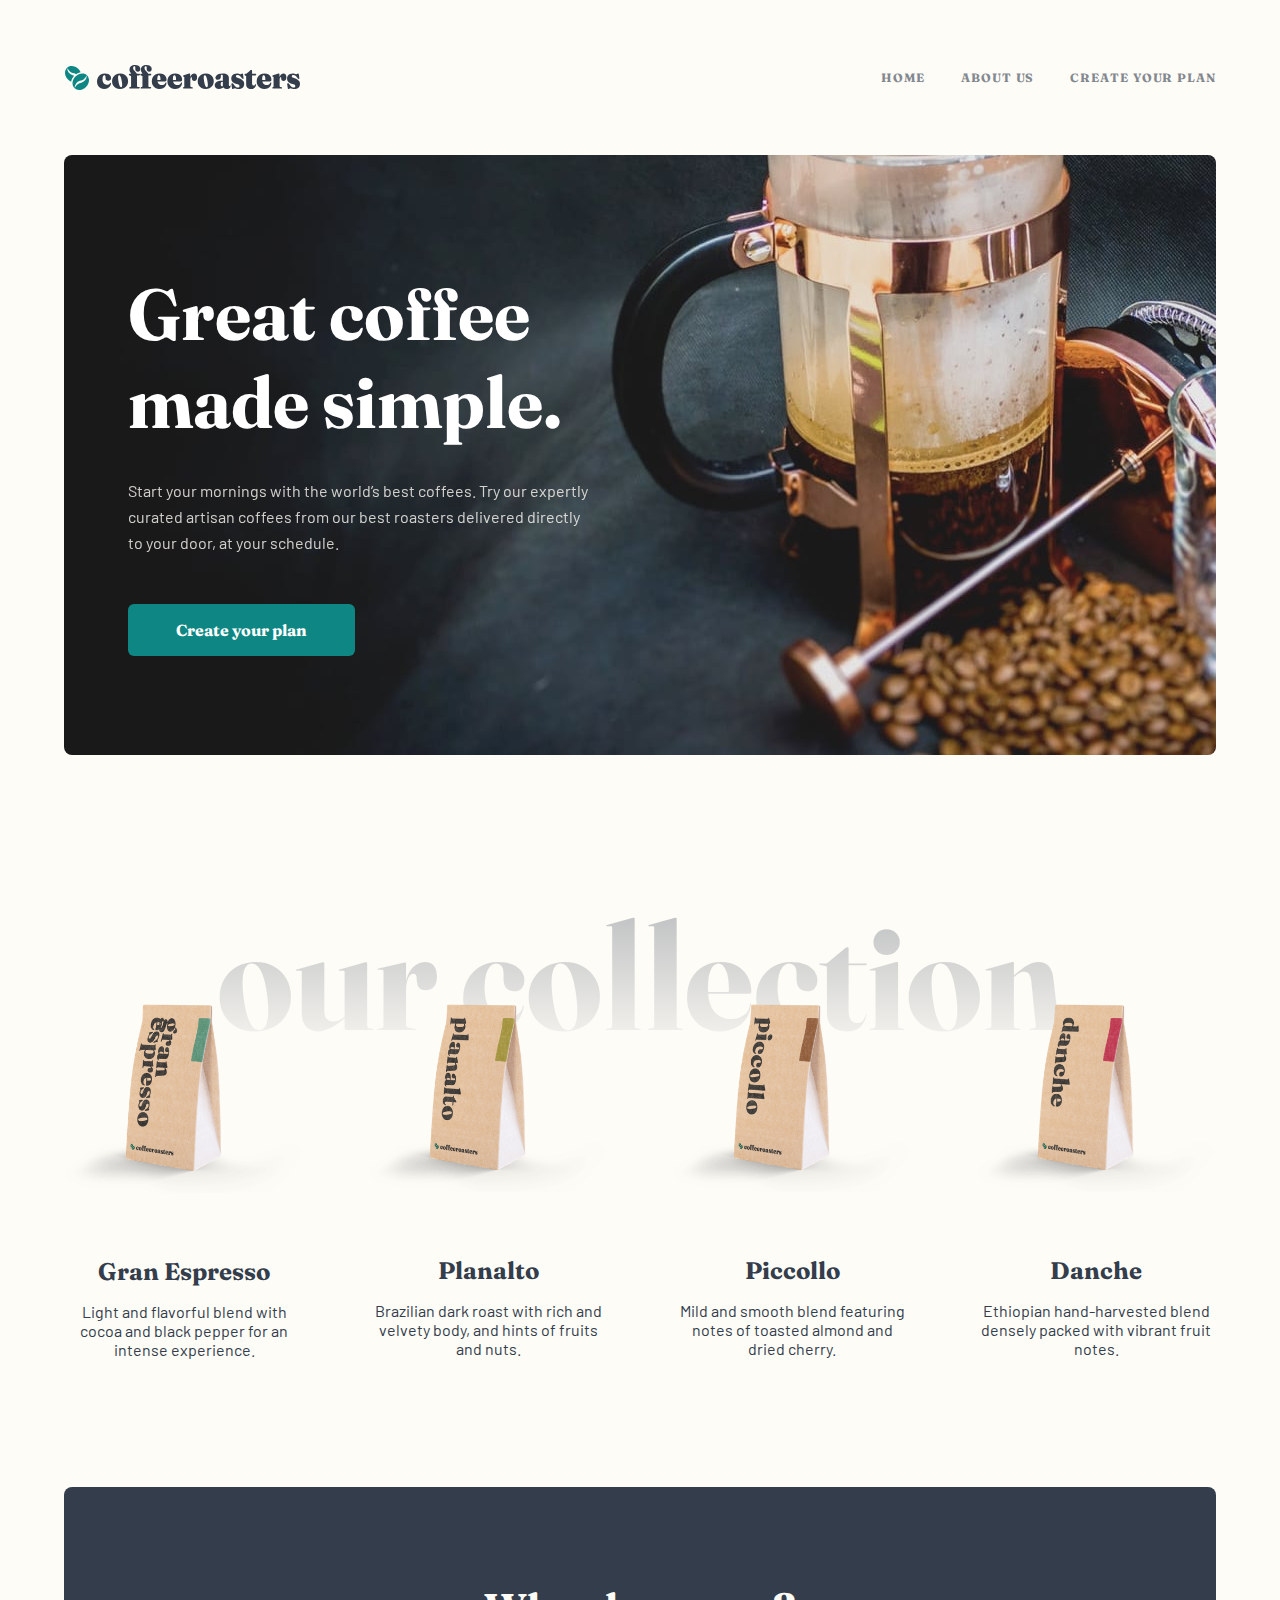
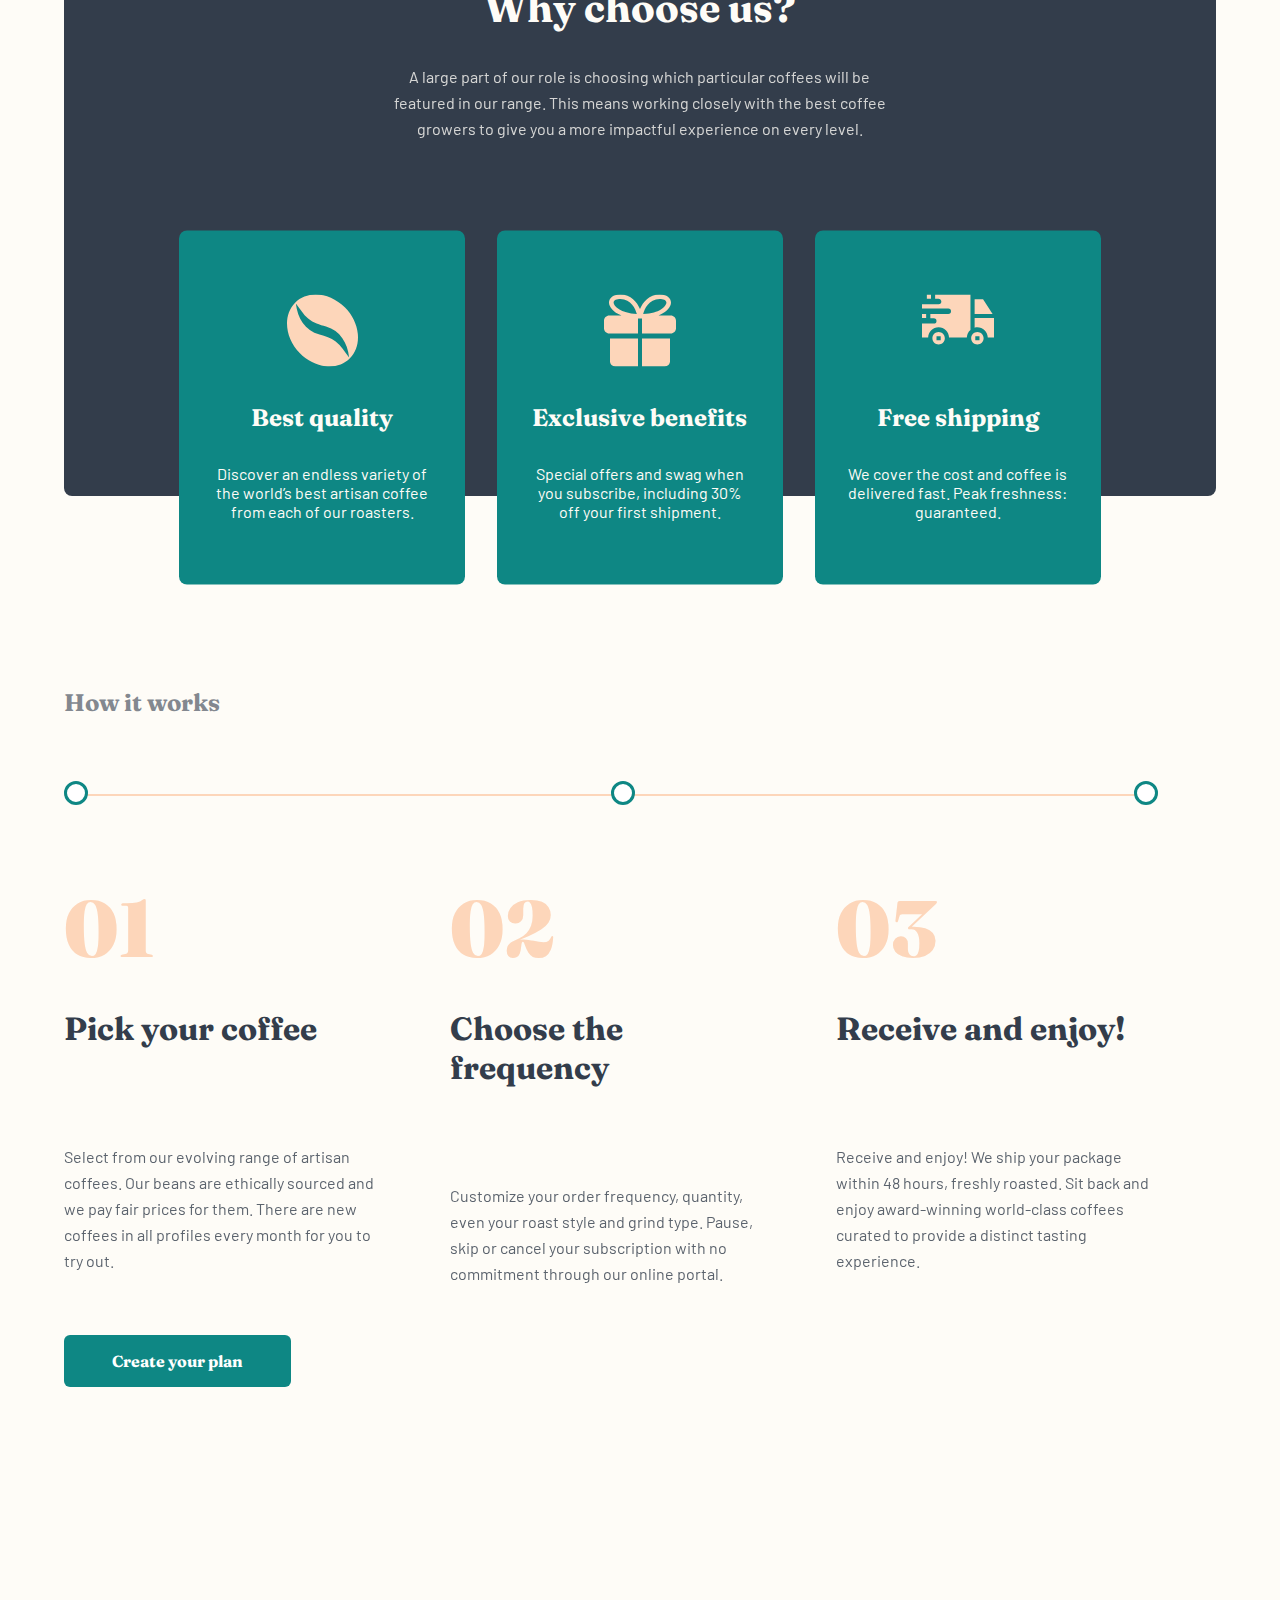
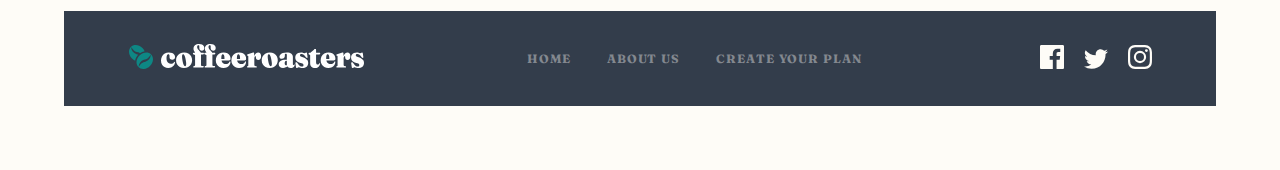
<file: index.html>
<!DOCTYPE html>
<html lang="en">
<head>
  <meta charset="UTF-8">
  <meta name="viewport" content="width=device-width, initial-scale=1.0">
	<link rel="preconnect" href="https://fonts.googleapis.com">
	<link rel="preconnect" href="https://fonts.gstatic.com" crossorigin>
	<link href="https://fonts.googleapis.com/css2?family=Fraunces:wght@500&display=swap" rel="stylesheet">
	<link rel="preconnect" href="https://fonts.googleapis.com">
	<link rel="preconnect" href="https://fonts.gstatic.com" crossorigin>
	<link href="https://fonts.googleapis.com/css2?family=Barlow:wght@400;700&family=Fraunces:ital,wght@0,900;1,500&display=swap" rel="stylesheet">
	<link rel="stylesheet" href="style.css">	
  <link rel="icon" type="image/png" sizes="32x32" href="./assets/favicon-32x32.png">
  
  <title>Frontend Mentor | Coffeeroasters subscription site</title>
</head>
<body>

	<nav>
		<div class="logo">
			<img src="./assets/shared/desktop/logo.svg" alt="Logo">
		</div>
		<div class="nav-links">
			<a href="index.html">
				Home
			</a>
			<a href="./about.html">
				About Us
			</a>
			<a href="./plan.html">
				Create Your Plan
			</a>
		</div>
		<a class="hamburger" href="#mobile-nav">
			<svg width="16" height="15" xmlns="http://www.w3.org/2000/svg"><path d="M14.5 12a1.5 1.5 0 010 3h-13a1.5 1.5 0 010-3h13zm0-6a1.5 1.5 0 010 3h-13a1.5 1.5 0 010-3h13zm0-6a1.5 1.5 0 010 3h-13a1.5 1.5 0 010-3h13z" fill="#333D4B" fill-rule="evenodd"/></svg>
		</a>
		</nav>
	
		<div id="mobile-nav" class="mobile-nav">
			<div class="logo">
				<img src="./assets/shared/desktop/logo.svg" alt="Logo">
				<a href="#">
					<svg width="14" height="13" xmlns="http://www.w3.org/2000/svg"><path d="M12.657.843a1.5 1.5 0 010 2.121L9.12 6.5l3.536 3.536a1.5 1.5 0 11-2.121 2.12L7 8.622l-3.536 3.536a1.5 1.5 0 11-2.12-2.121L4.877 6.5 1.343 2.964A1.5 1.5 0 113.464.844L7 4.377 10.536.843a1.5 1.5 0 012.12 0z" fill="#333D4B" fill-rule="evenodd"/></svg>
				</a>
			</div>
			<div class="nav-links">
				<a href="index.html">
					Home
				</a>
				<a href="./about.html">
					About Us
				</a>
				<a href="./plan.html">
					Create Your Plan
				</a>
			</div>
		</div>


<section class="hero">
	<div class="hero-container">
	<div class="hero-text">
	<h1>Great coffee made simple.</h1>
	<p>Start your mornings with the world’s best coffees. Try our expertly curated 		artisan 
		 coffees from our best roasters delivered directly to your door, at your schedule.</p>
		 <a href="./plan.html" class="button-main">Create your plan</a>
		</div>
	</div>
</section>

<div class="collections">
<h2 class="collection-title">our collection</h2>
<div class="collection-title-overlay"></div>

<div class="collection-cards">
	<div class="card">
		<div class="card-img">
		<img src="./assets/home/desktop/image-gran-espresso.png" alt="Espresso Coffee">
	</div>
	<div class="card-text">
		<h4>Gran Espresso</h4>
		<p>Light and flavorful blend with cocoa and black pepper for an intense experience.</p>
	</div>
	</div>
	<div class="card">
		<div class="card-img">
		<img src="./assets/home/desktop/image-planalto.png" alt="Planalto Coffee">
	</div>
	<div class="card-text">
		<h4>Planalto</h4>
		<p>Brazilian dark roast with rich and velvety body, and hints of fruits and nuts.</p>
	</div>
	</div>
	<div class="card">
		<div class="card-img">
		<img src="./assets/home/desktop/image-piccollo.png" alt="Piccollo Coffee">
	</div>
	<div class="card-text">
		<h4>Piccollo</h4>
		<p>Mild and smooth blend featuring notes of toasted almond and dried cherry.</p>
	</div>
</div>
	<div class="card">
		<div class="card-img">
		<img src="./assets/home/desktop/image-danche.png" alt="Danche Coffee">
	</div>
	<div class="card-text">
		<h4>Danche</h4>
		<p>Ethiopian hand-harvested blend densely packed with vibrant fruit notes.</p>
	</div>
</div>
</div>

</div>

<section class="why-us">
	<div class="why-text">
<h2>Why choose us?</h2>
<p> 
	A large part of our role is choosing which particular coffees will be featured 
  in our range. This means working closely with the best coffee growers to give 
  you a more impactful experience on every level.
</p>
</div>
<div class="why-cards">
	<div class="why-card">
		<svg width="73" height="72" xmlns="http://www.w3.org/2000/svg"><path d="M71.806 39.226c-.968-9.481-5.498-18.76-12.758-26.122C43.93-2.22 21.512-4.428 9.078 8.194-3.365 20.812-1.19 43.537 13.924 58.864c7.26 7.362 16.41 11.957 25.76 12.938 1.246.13 2.475.198 3.687.198 8.04 0 15.229-2.858 20.523-8.226 6.088-6.17 8.901-14.89 7.912-24.548zm-22.125 7.78c-4.953-3.833-10.322-5.35-16.153-6.97C18.85 35.955 11.558 23.535 9.855 8.977c4.135 5.058 7.188 10.836 12.265 15.07 5.409 4.51 11.364 6.152 17.905 8.074 14.36 4.225 21.464 16.538 23.097 30.87-4.482-5.463-7.77-11.592-13.441-15.984z" fill="#FDD6BA" fill-rule="nonzero"/></svg>
		<h4>Best quality</h4>
		<p>
			Discover an endless variety of the world’s best artisan coffee from each of our roasters.
		</p>
	</div>
	<div class="why-card">
		<svg width="72" height="72" xmlns="http://www.w3.org/2000/svg"><path d="M34 44v28H11.297C8.391 72 6 69.672 6 66.842V44h28zm32 0v22.842C66 69.672 63.609 72 60.703 72H38V44h28zM55.73 0C64.05.003 67 4.347 67 8.067c0 4.26-3.952 9.643-12.424 12.934L66.711 21C69.612 21 72 23.37 72 26.25v7.5c0 2.88-2.388 5.25-5.289 5.25H38l.001-15.02a70.21 70.21 0 01-1.7.02c-.1 0-.201-.006-.3-.02-.1.013-.2.02-.303.02-.574 0-1.14-.007-1.698-.02V39H5.289C2.388 39 0 36.63 0 33.75v-7.5C0 23.37 2.388 21 5.289 21h12.135C8.952 17.71 5 12.327 5 8.066 5 4.345 7.953 0 16.272 0 27.008 0 33.088 7.615 36 14.592 38.911 7.615 44.992 0 55.73 0zM16.273 4.451c-3.223 0-6.667.95-6.667 3.614 0 3.79 6.855 10.695 23.217 11.422-1.381-4.932-5.556-15.036-16.55-15.036zm39.459.002c-10.997 0-15.172 10.103-16.556 15.031 8.675-.391 14.146-2.513 17.295-4.32 4.369-2.507 5.925-5.31 5.925-7.1 0-2.664-3.441-3.61-6.664-3.61z" fill="#FDD6BA" fill-rule="nonzero"/></svg>
		<h4>Exclusive benefits</h4>
		<p>Special offers and swag when you subscribe, including 30% off your first shipment.</p>
	</div>
	<div class="why-card">
		<svg width="72" height="72" xmlns="http://www.w3.org/2000/svg"><path d="M55.385 37.5c3.435 0 6.23 2.804 6.23 6.25S58.82 50 55.385 50c-3.436 0-6.231-2.804-6.231-6.25s2.795-6.25 6.23-6.25zm-38.77 0c3.436 0 6.231 2.804 6.231 6.25S20.051 50 16.616 50c-3.436 0-6.231-2.804-6.231-6.25s2.795-6.25 6.23-6.25zm40.87 4.143h-4.2v4.214h4.2v-4.214zm-38.77 0h-4.2v4.214h4.2v-4.214zM48.463 0v35.397a10.497 10.497 0 00-3.652 7.659H27.05c-.165-5.647-4.787-10.19-10.448-10.19-5.662 0-10.283 4.543-10.449 10.19H0V29.12h11.77a2.736 2.736 0 002.726-2.739 2.736 2.736 0 00-2.727-2.738H8.345v-4.23h17.92a2.736 2.736 0 002.728-2.738 2.736 2.736 0 00-2.727-2.74H0V9.708h16.602a2.736 2.736 0 002.726-2.739c0-1.459-1.352-2.739-2.894-2.739h-3.307V0h35.335zM72 23.611v19.445h-6.216c-.167-5.656-4.836-10.207-10.556-10.207-.901 0-1.777.114-2.613.326v-9.564H72zM4.154 19.444v4.167H0v-4.167h4.154zM61.062 4.861l9.553 14.583h-18V4.861h8.447zM9 0v4.167H4.846V0H9z" fill="#FDD6BA" fill-rule="nonzero"/></svg>
		<h4>Free shipping</h4>
		<p>We cover the cost and coffee is delivered fast. Peak freshness: guaranteed.</p>
	</div>
</div>
</section>

<section class="how-it-works">
<h4>How it works</h4>
<div class="steps-bar">
	<div class="circle1"></div>
	<div class="circle2"></div>
	<div class="circle3"></div>
	<div class="bar"></div>
</div>
<div class="how-cards">
	<div class="how-card">
		<p class="how-num">01</p>
		<h3>Pick your coffee</h3>
		<p class="how-text">  
			Select from our evolving range of artisan coffees. Our beans are ethically 
			sourced and we pay fair prices for them. There are new coffees in all profiles 
			every month for you to try out.
		</p>
	</div>
	<div class="how-card">
		<p class="how-num">02</p>
		<h3>Choose the frequency</h3>
		<p class="how-text">  
			Customize your order frequency, quantity, even your roast style and grind type. 
			Pause, skip or cancel your subscription with no commitment through our online portal.
		</p>
	</div>
	<div class="how-card">
		<p class="how-num">03</p>
		<h3>Receive and enjoy!</h3>
		<p class="how-text">  
			Receive and enjoy!
			We ship your package within 48 hours, freshly roasted. Sit back and enjoy award-winning 
			world-class coffees curated to provide a distinct tasting experience.
		</p>
	</div>
</div>
<div class="how-link">
<a href="./plan.html" class="button-main">Create your plan</a>
</div>
</section>

<footer>


 		<div class="logo">
			<svg width="237" height="27" xmlns="http://www.w3.org/2000/svg"><g fill-rule="nonzero" fill="none"><path d="M40.237 24.95c1.304 0 2.444-.237 3.422-.71.978-.474 1.755-1.124 2.331-1.95.576-.827.907-1.78.994-2.86.011-.199-.019-.345-.09-.438a.374.374 0 00-.268-.157.623.623 0 00-.27.066c-.092.044-.22.143-.382.297-.294.562-.712.962-1.255 1.199-.544.237-1.217.355-2.021.355-.804 0-1.521-.21-2.152-.628-.63-.419-1.127-1.047-1.491-1.884-.364-.838-.546-1.874-.546-3.108 0-.86.079-1.581.236-2.165.158-.584.38-1.022.669-1.314.287-.292.61-.438.97-.438.358 0 .635.138.83.413.196.276.294.683.294 1.223v1.058c0 .893.23 1.595.693 2.108.461.512 1.138.768 2.029.768.87 0 1.556-.25 2.062-.752.505-.501.757-1.193.757-2.074 0-.838-.241-1.595-.725-2.273-.483-.678-1.184-1.215-2.102-1.612-.919-.396-2.046-.595-3.382-.595-1.565 0-2.934.35-4.108 1.05a7.38 7.38 0 00-2.746 2.86C33.33 14.594 33 15.963 33 17.495c0 1.587.315 2.934.945 4.041a6.4 6.4 0 002.584 2.537c1.092.584 2.328.876 3.708.876zm15.728-.033c1.619 0 3.04-.336 4.262-1.008 1.222-.672 2.179-1.584 2.869-2.735.69-1.152 1.034-2.455 1.034-3.91 0-1.531-.33-2.881-.994-4.05a7.107 7.107 0 00-2.77-2.743c-1.185-.661-2.57-.992-4.157-.992-1.597 0-3.01.342-4.237 1.025-1.228.683-2.19 1.606-2.885 2.769-.696 1.162-1.043 2.47-1.043 3.925 0 1.521.331 2.86.994 4.017a7.067 7.067 0 002.779 2.719c1.19.656 2.572.983 4.148.983zm1.239-1.719c-.337.066-.666-.082-.987-.446-.32-.364-.624-.975-.912-1.835-.288-.86-.563-1.989-.823-3.388-.25-1.4-.392-2.551-.424-3.455-.033-.903.032-1.586.195-2.05.163-.462.413-.732.75-.81.337-.065.666.084.986.447.32.364.628.975.921 1.835.294.86.57 1.989.831 3.388.261 1.4.405 2.554.432 3.463.027.91-.043 1.595-.212 2.058-.168.463-.42.727-.757.793zm17.781 1.422c.511 0 .766-.254.766-.76 0-.22-.06-.394-.179-.521-.12-.127-.304-.207-.554-.24l-1.402-.215a.589.589 0 01-.448-.297c-.092-.166-.138-.402-.138-.711V11.579h1.157c.608 0 1.054-.105 1.336-.315.283-.209.424-.479.424-.81 0-.22-.068-.382-.204-.487-.136-.105-.328-.157-.578-.157H72.75l-.015-.087a1.998 1.998 0 00-.264-.64l-.07-.108a8.286 8.286 0 00-.905-1.09 36.96 36.96 0 01-1.075-1.158 6.526 6.526 0 01-.905-1.297 3.138 3.138 0 01-.367-1.488c0-.518.104-.914.31-1.19.207-.275.51-.413.913-.413.315 0 .549.09.7.273.153.181.229.465.229.85v1.472c0 .837.239 1.51.717 2.016.478.507 1.108.76 1.89.76.707 0 1.286-.217 1.736-.652.451-.435.677-1.088.677-1.959 0-.738-.19-1.419-.57-2.041-.38-.623-.954-1.121-1.72-1.496S72.302 1 71.139 1c-1.804 0-3.195.433-4.173 1.298-.977.865-1.466 2.019-1.466 3.462 0 .606.081 1.116.244 1.53.163.412.348.768.554 1.065l.554.802c.123.178.199.363.23.556l.01.097h-1.43a.83.83 0 00-.508.145L65.1 10a.637.637 0 00-.203.488c0 .198.054.366.162.504.11.137.288.267.538.388l.946.314c.206.088.347.185.423.29a.643.643 0 01.115.388v9.554c0 .286-.05.507-.147.66a.73.73 0 01-.408.315l-.7.215a.978.978 0 00-.432.297.77.77 0 00-.139.48c0 .231.068.41.204.537.136.126.312.19.53.19h8.996zm11.377 0c.51 0 .766-.254.766-.76 0-.22-.06-.394-.18-.521-.119-.127-.304-.207-.554-.24l-1.401-.215a.589.589 0 01-.448-.297c-.093-.166-.139-.402-.139-.711V11.579h1.157c.609 0 1.054-.105 1.337-.315.282-.209.423-.479.423-.81 0-.22-.067-.382-.203-.487-.136-.105-.329-.157-.579-.157h-2.414l-.015-.087a1.998 1.998 0 00-.264-.64l-.07-.108a8.286 8.286 0 00-.904-1.09 36.96 36.96 0 01-1.076-1.158 6.526 6.526 0 01-.904-1.297 3.138 3.138 0 01-.367-1.488c0-.518.103-.914.31-1.19.206-.275.51-.413.912-.413.315 0 .55.09.701.273.152.181.228.465.228.85v1.472c0 .837.24 1.51.718 2.016.478.507 1.108.76 1.89.76.706 0 1.285-.217 1.736-.652.45-.435.676-1.088.676-1.959 0-.738-.19-1.419-.57-2.041-.38-.623-.954-1.121-1.72-1.496S83.678 1 82.515 1c-1.803 0-3.194.433-4.172 1.298-.978.865-1.467 2.019-1.467 3.462 0 .606.082 1.116.245 1.53.163.412.347.768.554 1.065l.554.802c.122.178.198.363.229.556l.011.097h-1.43a.83.83 0 00-.509.145l-.053.045a.637.637 0 00-.204.488c0 .198.054.366.163.504.109.137.288.267.538.388l.945.314c.207.088.348.185.424.29a.643.643 0 01.114.388v9.554c0 .286-.049.507-.147.66a.73.73 0 01-.407.315l-.701.215a.978.978 0 00-.432.297.77.77 0 00-.138.48c0 .231.067.41.203.537.136.126.313.19.53.19h8.997zm9.11.33c1.38 0 2.598-.27 3.652-.81 1.054-.54 1.874-1.258 2.46-2.157.588-.898.881-1.887.881-2.966 0-.21-.038-.359-.114-.447a.353.353 0 00-.277-.132.64.64 0 00-.27.074c-.102.05-.22.146-.35.29-.228.705-.676 1.256-1.344 1.653-.668.396-1.437.595-2.306.595-1.359 0-2.445-.466-3.26-1.397-.478-.546-.816-1.273-1.013-2.18l-.016-.076h7.45c.472 0 .841-.125 1.11-.374l.064-.064c.272-.292.407-.692.407-1.199 0-1.168-.274-2.228-.823-3.181-.548-.954-1.333-1.708-2.355-2.265-1.021-.556-2.238-.835-3.65-.835-1.663 0-3.087.33-4.271.992a6.684 6.684 0 00-2.714 2.769c-.624 1.184-.937 2.564-.937 4.14 0 1.499.323 2.818.97 3.959A6.821 6.821 0 0091.463 24c1.152.634 2.489.95 4.01.95zm-2.127-8.878a12.966 12.966 0 01-.024-.791c0-1.036.076-1.851.229-2.446.152-.595.347-1.017.586-1.265.24-.248.506-.372.799-.372.38 0 .736.325 1.068.976.33.65.497 1.73.497 3.24 0 .462-.207.693-.62.693h-2.533l-.002-.035zm17.71 8.878c1.38 0 2.596-.27 3.65-.81 1.054-.54 1.875-1.258 2.461-2.157.587-.898.88-1.887.88-2.966 0-.21-.038-.359-.114-.447a.353.353 0 00-.277-.132.64.64 0 00-.269.074c-.103.05-.22.146-.35.29-.228.705-.676 1.256-1.345 1.653-.668.396-1.437.595-2.306.595-1.358 0-2.445-.466-3.26-1.397-.477-.546-.815-1.273-1.013-2.18l-.016-.076h7.451c.471 0 .841-.125 1.109-.374l.065-.064c.271-.292.407-.692.407-1.199 0-1.168-.274-2.228-.823-3.181-.549-.954-1.334-1.708-2.355-2.265-1.022-.556-2.239-.835-3.651-.835-1.663 0-3.086.33-4.27.992a6.684 6.684 0 00-2.714 2.769c-.625 1.184-.937 2.564-.937 4.14 0 1.499.323 2.818.97 3.959A6.821 6.821 0 00107.044 24c1.152.634 2.488.95 4.01.95zm-2.129-8.878a12.966 12.966 0 01-.023-.791c0-1.036.076-1.851.228-2.446.152-.595.348-1.017.587-1.265s.505-.372.798-.372c.38 0 .737.325 1.068.976.331.65.497 1.73.497 3.24 0 .462-.206.693-.62.693h-2.533l-.002-.035zm19.079 8.548c.26 0 .46-.069.595-.207a.732.732 0 00.204-.537.82.82 0 00-.147-.488c-.098-.137-.26-.223-.489-.256l-1.222-.248a.647.647 0 01-.457-.339c-.098-.181-.146-.427-.146-.735v-5.818c0-.65.038-1.185.114-1.604.076-.418.187-.73.334-.933.146-.204.318-.306.513-.306.196 0 .337.071.424.215.087.143.136.341.147.595l.016.66c.022.75.225 1.329.611 1.736.386.408.98.612 1.785.612.826 0 1.5-.298 2.02-.893.522-.595.783-1.526.783-2.793 0-1.278-.25-2.231-.75-2.86-.5-.628-1.217-.942-2.151-.942-.771 0-1.483.24-2.135.72-.652.479-1.176 1.211-1.573 2.198a6.529 6.529 0 00-.182.515l-.028.094-.124-2.568c-.029-.304-.082-.525-.158-.663l-.03-.048c-.092-.132-.23-.198-.415-.198-.13 0-.288.022-.473.066a4.95 4.95 0 00-.684.231l-4.63 1.34c-.26.098-.445.217-.553.355a.74.74 0 00-.163.47.64.64 0 00.106.38c.07.1.182.194.334.282l.424.05a.618.618 0 01.301.272c.06.116.09.306.09.57v8.397c0 .33-.027.568-.082.71a.552.552 0 01-.293.315l-.375.149c-.141.099-.253.206-.334.322a.743.743 0 00-.122.438c0 .231.068.413.203.545.136.133.324.199.563.199h8.149zm13.626.297c1.619 0 3.04-.336 4.262-1.008 1.222-.672 2.178-1.584 2.868-2.735.69-1.152 1.035-2.455 1.035-3.91 0-1.531-.331-2.881-.994-4.05a7.107 7.107 0 00-2.77-2.743c-1.185-.661-2.57-.992-4.157-.992-1.597 0-3.01.342-4.238 1.025-1.227.683-2.189 1.606-2.884 2.769-.696 1.162-1.043 2.47-1.043 3.925 0 1.521.33 2.86.994 4.017a7.067 7.067 0 002.779 2.719c1.19.656 2.572.983 4.148.983zm1.238-1.719c-.336.066-.665-.082-.986-.446-.32-.364-.624-.975-.912-1.835-.288-.86-.563-1.989-.824-3.388-.25-1.4-.39-2.551-.423-3.455-.033-.903.032-1.586.195-2.05.163-.462.413-.732.75-.81.337-.065.666.084.986.447.32.364.628.975.921 1.835.293.86.57 1.989.831 3.388.261 1.4.405 2.554.432 3.463.027.91-.043 1.595-.212 2.058-.168.463-.42.727-.758.793zm19.852 1.752c.913 0 1.663-.168 2.25-.504.586-.336 1.023-.735 1.311-1.198.288-.463.432-.887.432-1.273a.751.751 0 00-.106-.413.324.324 0 00-.285-.165.32.32 0 00-.147.033.325.325 0 00-.114.099c-.054.198-.138.336-.252.413a.643.643 0 01-.367.116c-.185 0-.323-.064-.416-.19-.092-.127-.138-.295-.138-.504v-7.306c0-1.455-.492-2.581-1.475-3.38-.984-.8-2.524-1.199-4.62-1.199-1.63 0-2.992.204-4.084.612-1.092.408-1.912.928-2.46 1.562-.55.634-.824 1.28-.824 1.942 0 .705.204 1.242.611 1.612.408.369.997.553 1.769.553.945 0 1.69-.256 2.233-.768.543-.513.815-1.177.815-1.992v-1.256c0-.309.095-.548.285-.72.19-.17.426-.255.709-.255.304 0 .546.113.725.338.18.226.27.532.27.918l-.001 4.818-.087-.019a5.455 5.455 0 00-.91-.087l-.176-.001c-2.337 0-4.078.396-5.224 1.19-1.146.793-1.72 1.9-1.72 3.322 0 1.08.394 1.967 1.182 2.661.788.694 1.834 1.041 3.137 1.041.978 0 1.891-.2 2.739-.603.635-.302 1.152-.698 1.55-1.188l.022-.03.024.075c.125.357.354.677.688.96l.103.084c.603.468 1.454.702 2.551.702zm-4.563-2.578c-.435 0-.786-.18-1.052-.537-.266-.358-.4-.907-.4-1.645 0-.771.129-1.355.384-1.752s.595-.595 1.019-.595c.25 0 .467.025.652.074l.08.025v4.242l-.052.03c-.174.09-.353.142-.538.155l-.093.003zM174.212 25c1.934 0 3.417-.446 4.45-1.339 1.032-.892 1.548-2.11 1.548-3.653 0-.936-.174-1.757-.522-2.463-.348-.705-.956-1.33-1.825-1.876-.87-.545-2.092-1.06-3.668-1.545-.586-.187-1.04-.377-1.36-.57-.321-.193-.541-.4-.66-.62-.12-.22-.18-.457-.18-.71 0-.376.136-.679.408-.91.271-.231.673-.347 1.206-.347.739 0 1.437.248 2.094.744.657.496 1.383 1.344 2.176 2.545.206.254.413.438.62.554.206.116.401.151.586.107a.574.574 0 00.424-.454c.054-.237.043-.576-.033-1.017l-.424-3.041c-.043-.32-.125-.545-.244-.678a.607.607 0 00-.473-.198c-.174 0-.39.06-.652.182-.26.121-.519.245-.774.372-.255.126-.448.19-.578.19-.12 0-.297-.066-.53-.199-.234-.132-.562-.264-.986-.396-.424-.133-.973-.199-1.646-.199-1.12 0-2.127.204-3.024.612-.896.408-1.603.989-2.119 1.744-.516.755-.774 1.655-.774 2.702 0 .926.193 1.736.579 2.43.386.694.975 1.29 1.768 1.785.793.496 1.793.898 3 1.207.781.209 1.382.421 1.8.636.418.215.706.45.864.703.158.253.236.534.236.842 0 .408-.136.744-.407 1.009-.272.264-.685.396-1.239.396a3.417 3.417 0 01-1.491-.338c-.473-.226-.96-.615-1.459-1.166-.5-.55-1.06-1.305-1.679-2.264-.184-.254-.394-.43-.627-.53a.84.84 0 00-.71.017c-.227.089-.374.276-.44.562-.064.287-.048.64.05 1.058l.505 3.29c.076.33.185.55.326.66.141.11.293.166.456.166.185 0 .41-.06.677-.182l.798-.363c.267-.122.481-.182.644-.182.163 0 .378.06.644.182a7.51 7.51 0 001.043.363c.43.121.97.182 1.622.182zm12.908-.05c.978 0 1.826-.19 2.543-.57a4.366 4.366 0 001.703-1.587c.418-.677.666-1.462.742-2.355.01-.253-.025-.421-.106-.504a.242.242 0 00-.286-.058c-.13.198-.266.397-.407.595-.141.198-.29.377-.448.537-.158.16-.334.29-.53.389-.195.099-.407.148-.636.148-.532 0-.937-.198-1.214-.595-.277-.396-.415-1.008-.415-1.834v-7.537h2.444c.555 0 .97-.096 1.244-.286l.06-.045c.272-.22.408-.485.408-.793 0-.22-.065-.383-.196-.488-.13-.105-.315-.157-.554-.157h-3.407V6.85c0-.294-.055-.518-.167-.672l-.044-.055c-.142-.154-.337-.231-.587-.231a1.21 1.21 0 00-.652.206 2.83 2.83 0 00-.652.603l-3.015 2.53c-.185.23-.332.385-.44.462a.541.541 0 01-.31.116h-.799a.861.861 0 00-.603.223.738.738 0 00-.244.57c0 .188.027.345.081.471.055.127.174.235.359.323l.766.248c.174.077.283.176.326.297.043.121.065.298.065.53v7.47c0 1.73.416 2.997 1.247 3.802.831.804 2.073 1.206 3.724 1.206zm13.218 0c1.38 0 2.597-.27 3.651-.81 1.054-.54 1.875-1.258 2.462-2.157.586-.898.88-1.887.88-2.966 0-.21-.038-.359-.114-.447a.353.353 0 00-.278-.132.64.64 0 00-.268.074c-.104.05-.22.146-.35.29-.23.705-.677 1.256-1.346 1.653-.668.396-1.437.595-2.306.595-1.358 0-2.445-.466-3.26-1.397-.477-.546-.815-1.273-1.013-2.18l-.016-.076h7.451c.472 0 .841-.125 1.109-.374l.065-.064c.271-.292.407-.692.407-1.199 0-1.168-.274-2.228-.823-3.181-.549-.954-1.334-1.708-2.355-2.265-1.022-.556-2.238-.835-3.651-.835-1.662 0-3.086.33-4.27.992a6.684 6.684 0 00-2.714 2.769c-.625 1.184-.937 2.564-.937 4.14 0 1.499.323 2.818.97 3.959A6.821 6.821 0 00196.329 24c1.152.634 2.488.95 4.01.95zm-2.128-8.878a12.966 12.966 0 01-.023-.791c0-1.036.076-1.851.228-2.446.152-.595.348-1.017.587-1.265.24-.248.505-.372.799-.372.38 0 .736.325 1.067.976.332.65.497 1.73.497 3.24 0 .462-.206.693-.619.693h-2.534l-.002-.035zm19.08 8.548c.26 0 .458-.069.594-.207a.732.732 0 00.204-.537.82.82 0 00-.147-.488c-.098-.137-.26-.223-.489-.256l-1.222-.248a.647.647 0 01-.457-.339c-.097-.181-.146-.427-.146-.735v-5.818c0-.65.038-1.185.114-1.604.076-.418.187-.73.334-.933.147-.204.318-.306.513-.306.196 0 .337.071.424.215.087.143.136.341.147.595l.016.66c.022.75.225 1.329.611 1.736.386.408.98.612 1.785.612.826 0 1.5-.298 2.021-.893.522-.595.782-1.526.782-2.793 0-1.278-.25-2.231-.75-2.86-.5-.628-1.216-.942-2.15-.942-.772 0-1.484.24-2.136.72-.652.479-1.176 1.211-1.573 2.198a6.529 6.529 0 00-.182.515l-.028.095-.124-2.569c-.029-.304-.081-.525-.158-.663l-.03-.048c-.092-.132-.23-.198-.415-.198-.13 0-.288.022-.473.066a4.95 4.95 0 00-.684.231l-4.629 1.34c-.26.098-.446.217-.554.355a.74.74 0 00-.163.47.64.64 0 00.106.38c.07.1.182.194.334.282l.424.05a.618.618 0 01.301.272c.06.116.09.306.09.57v8.397c0 .33-.027.568-.082.71a.552.552 0 01-.293.315l-.375.149c-.141.099-.253.206-.334.322a.743.743 0 00-.122.438c0 .231.068.413.203.545.136.133.324.199.563.199h8.15zm12.712.38c1.934 0 3.417-.446 4.45-1.339 1.032-.892 1.548-2.11 1.548-3.653 0-.936-.174-1.757-.522-2.463-.347-.705-.956-1.33-1.825-1.876-.87-.545-2.092-1.06-3.667-1.545-.587-.187-1.04-.377-1.361-.57-.32-.193-.54-.4-.66-.62-.12-.22-.18-.457-.18-.71 0-.376.136-.679.408-.91.272-.231.674-.347 1.206-.347.739 0 1.437.248 2.094.744.658.496 1.383 1.344 2.176 2.545.207.254.413.438.62.554.206.116.402.151.586.107a.574.574 0 00.424-.454c.054-.237.044-.576-.032-1.017l-.424-3.041c-.044-.32-.125-.545-.245-.678a.607.607 0 00-.472-.198c-.174 0-.392.06-.652.182-.261.121-.52.245-.774.372-.256.126-.449.19-.58.19-.119 0-.295-.066-.529-.199-.233-.132-.562-.264-.986-.396-.424-.133-.972-.199-1.646-.199-1.12 0-2.127.204-3.023.612-.897.408-1.603.989-2.12 1.744-.515.755-.773 1.655-.773 2.702 0 .926.192 1.736.578 2.43.386.694.975 1.29 1.769 1.785.793.496 1.792.898 2.999 1.207.782.209 1.382.421 1.8.636.419.215.707.45.864.703.158.253.237.534.237.842 0 .408-.136.744-.408 1.009-.271.264-.684.396-1.238.396a3.417 3.417 0 01-1.492-.338c-.472-.226-.959-.615-1.459-1.166-.5-.55-1.059-1.305-1.678-2.264-.185-.254-.394-.43-.628-.53a.84.84 0 00-.709.017c-.228.089-.375.276-.44.562-.065.287-.049.64.049 1.058l.505 3.29c.076.33.185.55.326.66.142.11.294.166.457.166.184 0 .41-.06.676-.182l.799-.363c.266-.122.48-.182.643-.182.163 0 .378.06.644.182a7.51 7.51 0 001.043.363c.43.121.97.182 1.622.182z" fill="#ffffff"/><path d="M23.123 11.378c2.89 2.89 2.387 8.1-1.126 11.613-1.688 1.687-3.813 2.74-5.987 2.965-.29.029-.576.044-.856.044-1.87 0-3.539-.656-4.769-1.886-1.416-1.414-2.07-3.412-1.839-5.625.224-2.173 1.277-4.299 2.964-5.986 3.515-3.512 8.724-4.019 11.613-1.125zm-.18.18c-.961 1.16-1.67 2.482-2.851 3.453-1.257 1.033-2.64 1.41-4.161 1.85-3.338.97-4.988 3.791-5.369 7.075 1.043-1.253 1.808-2.657 3.125-3.663 1.152-.88 2.398-1.227 3.754-1.598 3.411-.936 5.105-3.781 5.502-7.117zM14.49 5.003a10.573 10.573 0 012.165 3.151c-1.68.29-3.308.992-4.75 2.046a7.17 7.17 0 00-1.837-.84c-1.519-.44-2.903-.816-4.16-1.85-1.18-.971-1.889-2.296-2.852-3.454.396 3.336 2.091 6.182 5.502 7.118.576.157 1.128.32 1.666.511-1.626 1.713-2.696 3.8-3.07 5.97A10.607 10.607 0 014 15.491C.492 11.978-.014 6.768 2.877 3.878 5.766.986 10.975 1.49 14.489 5.003z" fill="#0E8784"/></g></svg>
		</div>
		<div class="nav-links">
			<a href="index.html">
				Home
			</a>
			<a href="./about.html">
				About Us
			</a>
			<a href="./plan.html">
				Create Your Plan
			</a>
		</div>
		<div class="social-links">
			<svg xmlns="http://www.w3.org/2000/svg" width="24" height="24"><path fill="#FEFCF7" d="M22.675 0H1.325C.593 0 0 .593 0 1.325v21.351C0 23.407.593 24 1.325 24H12.82v-9.294H9.692v-3.622h3.128V8.413c0-3.1 1.893-4.788 4.659-4.788 1.325 0 2.463.099 2.795.143v3.24l-1.918.001c-1.504 0-1.795.715-1.795 1.763v2.313h3.587l-.467 3.622h-3.12V24h6.116c.73 0 1.323-.593 1.323-1.325V1.325C24 .593 23.407 0 22.675 0z"/></svg>
			<svg xmlns="http://www.w3.org/2000/svg" width="24" height="20"><path fill="#FEFCF7" d="M24 2.557a9.83 9.83 0 01-2.828.775A4.932 4.932 0 0023.337.608a9.864 9.864 0 01-3.127 1.195A4.916 4.916 0 0016.616.248c-3.179 0-5.515 2.966-4.797 6.045A13.978 13.978 0 011.671 1.149a4.93 4.93 0 001.523 6.574 4.903 4.903 0 01-2.229-.616c-.054 2.281 1.581 4.415 3.949 4.89a4.935 4.935 0 01-2.224.084 4.928 4.928 0 004.6 3.419A9.9 9.9 0 010 17.54a13.94 13.94 0 007.548 2.212c9.142 0 14.307-7.721 13.995-14.646A10.025 10.025 0 0024 2.557z"/></svg>
			<svg xmlns="http://www.w3.org/2000/svg" width="24" height="24"><path fill="#FEFCF7" d="M12 2.163c3.204 0 3.584.012 4.85.07 3.252.148 4.771 1.691 4.919 4.919.058 1.265.069 1.645.069 4.849 0 3.205-.012 3.584-.069 4.849-.149 3.225-1.664 4.771-4.919 4.919-1.266.058-1.644.07-4.85.07-3.204 0-3.584-.012-4.849-.07-3.26-.149-4.771-1.699-4.919-4.92-.058-1.265-.07-1.644-.07-4.849 0-3.204.013-3.583.07-4.849.149-3.227 1.664-4.771 4.919-4.919 1.266-.057 1.645-.069 4.849-.069zM12 0C8.741 0 8.333.014 7.053.072 2.695.272.273 2.69.073 7.052.014 8.333 0 8.741 0 12c0 3.259.014 3.668.072 4.948.2 4.358 2.618 6.78 6.98 6.98C8.333 23.986 8.741 24 12 24c3.259 0 3.668-.014 4.948-.072 4.354-.2 6.782-2.618 6.979-6.98.059-1.28.073-1.689.073-4.948 0-3.259-.014-3.667-.072-4.947-.196-4.354-2.617-6.78-6.979-6.98C15.668.014 15.259 0 12 0zm0 5.838a6.162 6.162 0 100 12.324 6.162 6.162 0 000-12.324zM12 16a4 4 0 110-8 4 4 0 010 8zm6.406-11.845a1.44 1.44 0 100 2.881 1.44 1.44 0 000-2.881z"/></svg>
		</div>

	</footer>

</body>
</html>
</file>
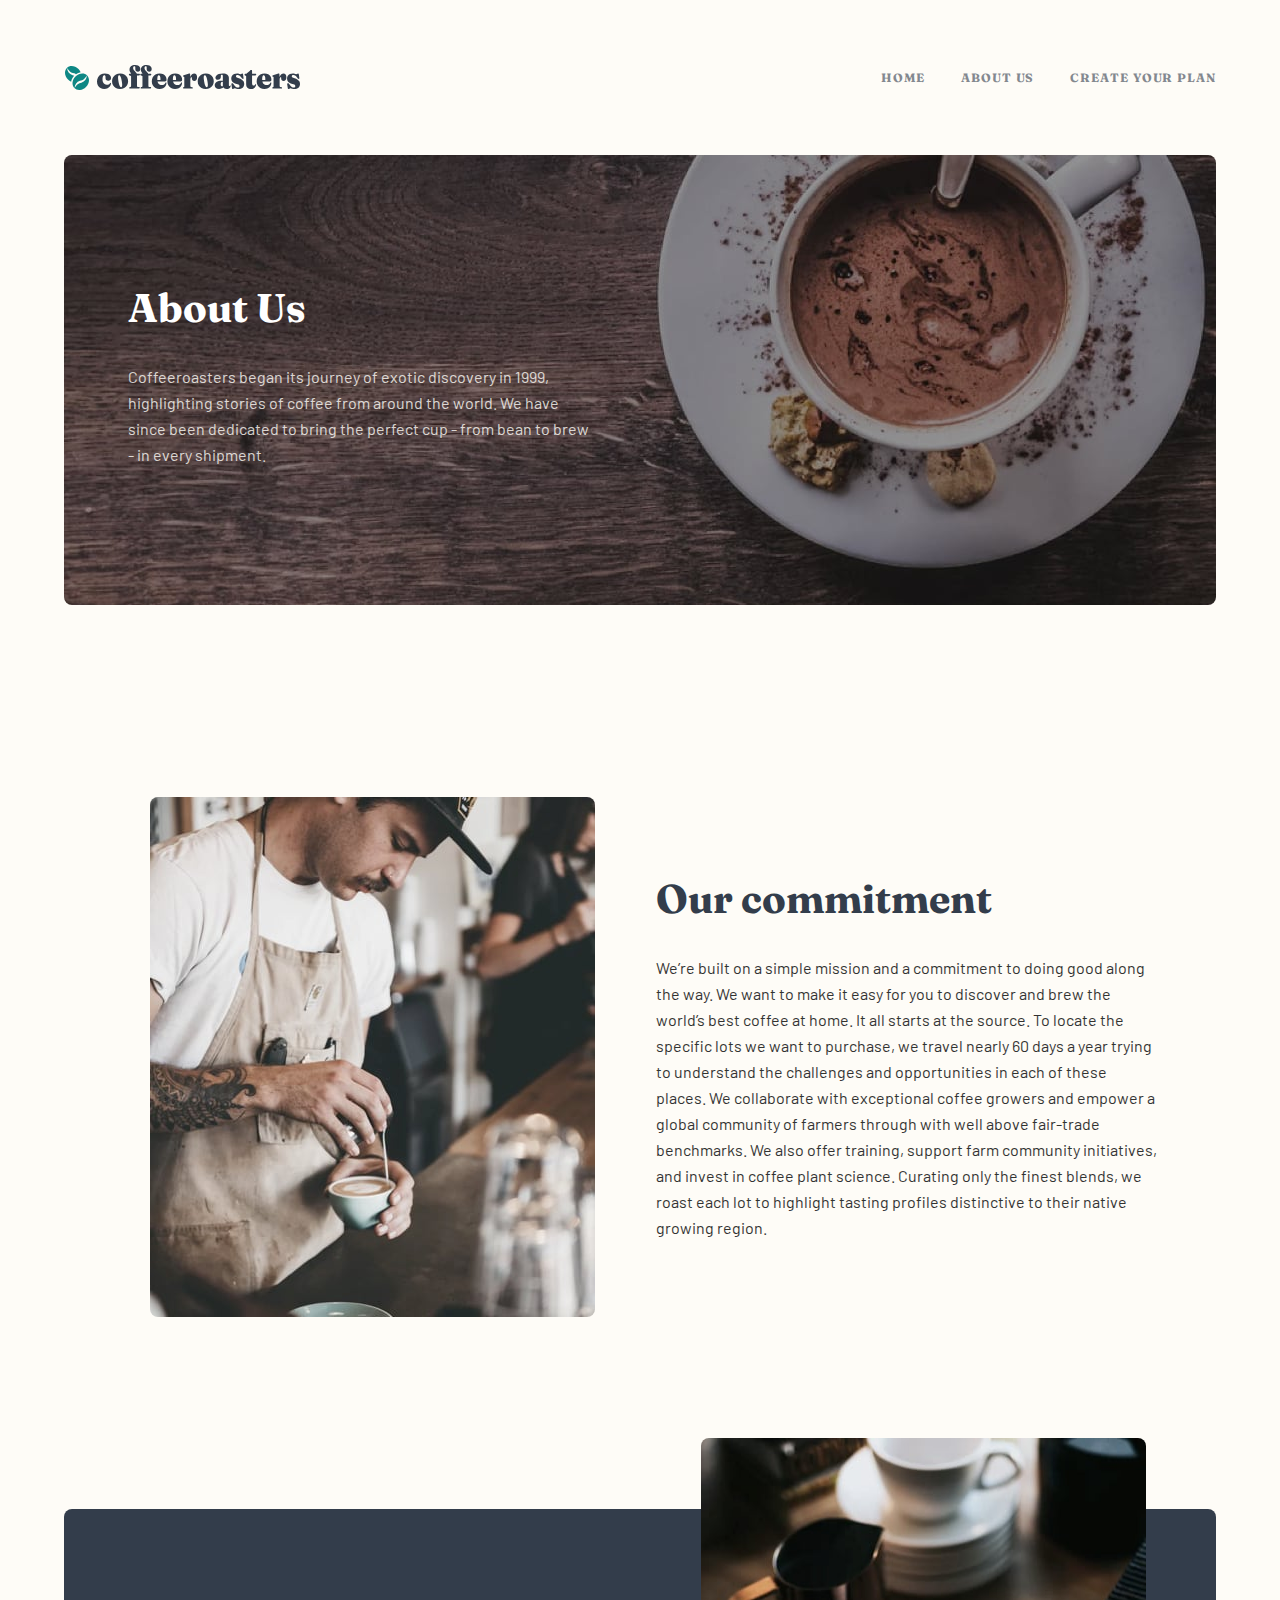
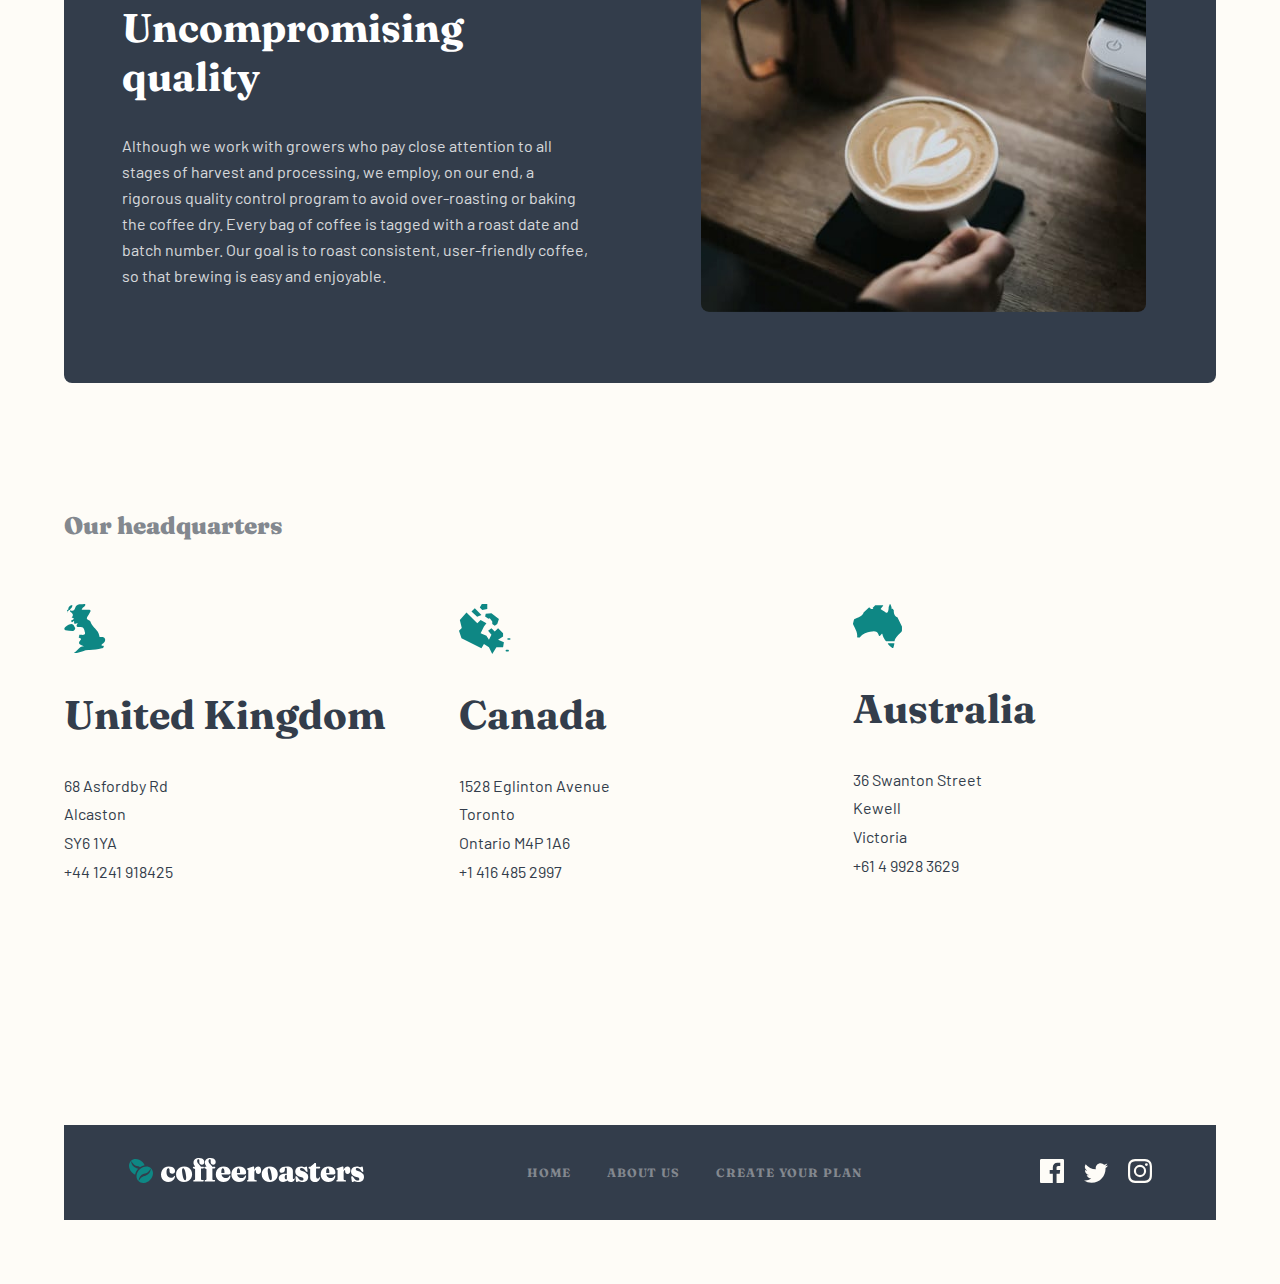
<file: about.html>
<!DOCTYPE html>
<html lang="en">
<head>
  <meta charset="UTF-8">
  <meta name="viewport" content="width=device-width, initial-scale=1.0">
	<link rel="preconnect" href="https://fonts.googleapis.com">
	<link rel="preconnect" href="https://fonts.gstatic.com" crossorigin>
	<link href="https://fonts.googleapis.com/css2?family=Fraunces:wght@500&display=swap" rel="stylesheet">
	<link rel="preconnect" href="https://fonts.googleapis.com">
	<link rel="preconnect" href="https://fonts.gstatic.com" crossorigin>
	<link href="https://fonts.googleapis.com/css2?family=Barlow:wght@400;700&family=Fraunces:ital,wght@0,900;1,500&display=swap" rel="stylesheet">
	<link rel="stylesheet" href="style.css">	
  <link rel="icon" type="image/png" sizes="32x32" href="./assets/favicon-32x32.png">
  
  <title>Frontend Mentor | Coffeeroasters subscription site</title>
</head>
<body>

	<nav>
		<div class="logo">
			<img src="./assets/shared/desktop/logo.svg" alt="Logo">
		</div>
		<div class="nav-links">
			<a href="index.html">
				Home
			</a>
			<a href="./about.html">
				About Us
			</a>
			<a href="./plan.html">
				Create Your Plan
			</a>
		</div>
		<a class="hamburger" href="#mobile-nav">
			<svg width="16" height="15" xmlns="http://www.w3.org/2000/svg"><path d="M14.5 12a1.5 1.5 0 010 3h-13a1.5 1.5 0 010-3h13zm0-6a1.5 1.5 0 010 3h-13a1.5 1.5 0 010-3h13zm0-6a1.5 1.5 0 010 3h-13a1.5 1.5 0 010-3h13z" fill="#333D4B" fill-rule="evenodd"/></svg>
		</a>
		</nav>
	
		<div id="mobile-nav" class="mobile-nav">
			<div class="logo">
				<img src="./assets/shared/desktop/logo.svg" alt="Logo">
				<a href="#">
					<svg width="14" height="13" xmlns="http://www.w3.org/2000/svg"><path d="M12.657.843a1.5 1.5 0 010 2.121L9.12 6.5l3.536 3.536a1.5 1.5 0 11-2.121 2.12L7 8.622l-3.536 3.536a1.5 1.5 0 11-2.12-2.121L4.877 6.5 1.343 2.964A1.5 1.5 0 113.464.844L7 4.377 10.536.843a1.5 1.5 0 012.12 0z" fill="#333D4B" fill-rule="evenodd"/></svg>
				</a>
			</div>
			<div class="nav-links">
				<a href="index.html">
					Home
				</a>
				<a href="./about.html">
					About Us
				</a>
				<a href="./plan.html">
					Create Your Plan
				</a>
			</div>
		</div>

		<div class="about-hero">
			<div class="about-hero-text">
				<h2>About Us</h2>
				<p>
					Coffeeroasters began its journey of exotic discovery in 1999, highlighting stories of 
					coffee from around the world. We have since been dedicated to bring the perfect cup - from 
					bean to brew - in every shipment.
				</p>
			</div>
		</div>

<div class="commitment">
	<div class="com-img">
		<picture>
			<source srcset="assets/about/desktop/image-commitment.jpg" media="(min-width: 1000px)">
			<source srcset="assets/about/tablet/image-commitment.jpg" media="(min-width: 768px)">
			<source srcset="assets/about/mobile/image-commitment.jpg" media="(min-width: 450px)">
			<img src="assets/about/desktop/image-commitment.jpg" alt="Barista making coffee">
		</picture>
	</div>
	<div class="com-text">
		<h2>Our commitment</h2>
		<p>
			We’re built on a simple mission and a commitment to doing good along the way. We want to 
			make it easy for you to discover and brew the world’s best coffee at home. It all starts 
			at the source. To locate the specific lots we want to purchase, we travel nearly 60 days 
			a year trying to understand the challenges and opportunities in each of these places.
			We collaborate with exceptional coffee growers and empower a global community of farmers 
			through with well above fair-trade benchmarks. We also offer training, support farm community 
			initiatives, and invest in coffee plant science. Curating only the finest blends, we roast 
			each lot to highlight tasting profiles distinctive to their native growing region.
		</p>
	</div>
</div>
		

<div class="quality">
	<div class="quality-container">
	<div class="quality-text">
		<h2>Uncompromising quality</h2>
		<p>
			Although we work with growers who pay close attention to all stages of harvest and processing, 
			we employ, on our end, a rigorous quality control program to avoid over-roasting or baking the 
			coffee dry. Every bag of coffee is tagged with a roast date and batch number. Our goal is to roast 
			consistent, user-friendly coffee, so that brewing is easy and enjoyable.
		</p>
	</div>
	<div class="quality-img">
		<picture>
			<source srcset="assets/about/desktop/image-quality.jpg" media="(min-width: 1000px)">
			<source srcset="assets/about/tablet/image-quality.jpg" media="(min-width: 650px)">
			<source srcset="assets/about/mobile/image-quality.jpg" media="(min-width: 450px)">
			<img src="assets/about/desktop/image-quality.jpg" alt="Cup of cofee">
		</picture>
	</div>
	</div>
</div>
</div>
				

<div class="headquarters">
<p class="headquarters-heading">Our headquarters</p>
<div class="locations">
	<div class="location">
		<svg width="42" height="50" xmlns="http://www.w3.org/2000/svg"><path d="M20.161.03c1.828-.286 1.245 1.417.453 2.237-.92.964-2.406 1.391-2.942 3.527 2.361 0 4.4.048 6.44-.013 2.619-.078 3.063.875 1.619 2.994-.712 1.05-1.117 2.32-1.898 3.303-1.514 1.894-1.48 3.189 1.003 4.072.625.222 1.43.778 1.589 1.342.687 2.435 2.247 4.318 3.88 6.148l.615.684c1.947 2.167 3.856 4.346 4.388 7.373.164.922-.008 1.403 1.264 1.295 1.834-.173 4.003-.195 4.514 2.144.492 2.23-1.1 3.65-2.803 4.828-.333.228-.552.608-.883 1.003.314 1.37 2.372.075 2.386 1.43.011 1.128-1.197 1.653-2.033 1.911-4.264 1.325-8.756 1.775-13.128 1.686-4.028-.088-7.189 2.198-10.922 2.74-1.061.158-2.034.68-3.761-.015 4-1.452 4.616-6.625 10.402-6.38-1.791-.745-2.541-1.083-3.316-1.367-2.33-.841-2.642-2.478-.903-4.372.98-1.064 1.658-2.206-.564-2.667-1.175-.242-.95-.735-.643-1.288l.098-.176c.211-.386.396-.79.131-1.152-.372-.511.85-.656 1.556-.567 2.089.27 5.041.63 4.23-2.422-.522-1.956-.827-5.872-4.689-5.364-3.655.48-4.802-.425-2.516-3.742-.392-.175-.91-.032-1.433.155l-.196.072c-1.207.449-2.352.95-1.918-1.89.025-.176-.32-.595-.39-.576-.841.267-1.741 2.33-2.463.45-.711-1.85 2.439-.955 2.514-3.197-.148-.478-2.834.292-1.878-1.028 1.908-2.633.586-3.801-1.028-5.031l-.244-.185-.123-.094-.246-.188-.123-.096c-.339-.264.003-.725.042-1.153 0-.008-.006-.022-.006-.03a.594.594 0 00-.086-.384c-.089-.06-.164-.091-.256-.153a.136.136 0 00.04-.05c.022-.008.047-.013.069-.022.097.07.1.145.153.225l.202.124c2.338 1.376 3.666.533 4.603-1.565.133-.312.261-.648.386-1.006C12.437.398 14.94.225 17.425.181l.604-.01.4-.007A13.248 13.248 0 0020.16.03zm-13 20.025l.147.003c2.725.15 2.856 2.692 3.934 4.045-.092 1.833-1.2 2.87-2.392 2.875-2.456.03-4.93-.395-7.372-.792-.561-.092-1.2-.68-1.14-1.528.123-1.555 4.865-4.725 6.97-4.6zM3.667 7.642c.216.341.33.636-.092.783-.08-.294-.017-.544.092-.783zM8.192.878c.75 2.536-1.542 3.378-2.261 4.964-.398.1-.798.208-1.195.31-.353.529-.844.984-1.067 1.49a5.448 5.448 0 00-.137-.202l-.098-.138a17.758 17.758 0 01-.05-.07l-.096-.14c-.389-.581-.59-1.149.95-1.3-.185-2.82 1.329-4.214 3.954-4.914z" fill="#0E8784" fill-rule="nonzero"/></svg>
		<h2>United Kingdom</h2>
		<address>
			<p>68 Asfordby Rd</p>
			<p>Alcaston</p>
			<p>SY6 1YA</p>
			<p>+44 1241 918425</p>
		</address>
	</div>
	<div class="location">
		<svg width="52" height="50" xmlns="http://www.w3.org/2000/svg"><path d="M7.484 8.42l10.811 10.81 3.327-3.326 5.82 3.327-2.494 3.326-3.326 6.653 5.82 2.495 2.496 4.158 2.494-4.99-3.326-4.158 3.326-2.495 3.327 3.327 3.326-3.327 4.99 4.99v3.326l-4.99 3.327 5.821 2.495-.831 4.99h-6.653L33.264 50l-3.326-6.653-4.99-3.326-2.495 4.158-19.958-9.98L0 26.716l2.786-2.76-1.954-8.05L7.484 8.42zm41.58 37.422a.832.832 0 110 1.663h-1.663a.832.832 0 010-1.663h1.663zM50.728 34.2a.832.832 0 010 1.663h-1.664a.832.832 0 010-1.663h1.664zM32.432 9.252l7.485 5.82-1.663 4.99-2.495 1.664-2.495-1.664v-2.494l-2.495-3.327-1.321.565-3.322-2.416.604-2.717 5.702-.42zM15.8 4.262l6.653 6.653-4.306 1.726-5.673-5.053L15.8 4.261zM22.83.043l5.444.06v4.99l-4.99.832L20.79 3.43 22.83.044z" fill="#0E8784" fill-rule="nonzero"/></svg>
		<h2>Canada</h2>
		<address>
			<p>1528 Eglinton Avenue</p>
			<p>Toronto</p>
			<p>Ontario M4P 1A6</p>
			<p>+1 416 485 2997</p>
		</address>
	</div>
	<div class="location">
		<svg width="49" height="44" xmlns="http://www.w3.org/2000/svg"><path d="M40.967 39.325c.273 0 .468.253.401.517l-.848 3.36a.99.99 0 01-1.517.58 18.332 18.332 0 01-4.067-3.79.413.413 0 01.324-.667zM36.746.215a.317.317 0 01.57-.04c.51.889 1.42 2.776 1.42 4.979l.499-.362a.315.315 0 01.437.062l1.09 1.427a.34.34 0 01.061.222c-.072.77-.272 5.015 3.435 6.716a.312.312 0 01.154.15l4.525 9.1c.02.047.03.093.03.145v3.831c0 .584-.246 1.138-.683 1.526-1.774 1.582-6.412 5.971-6.695 9.011a.314.314 0 01-.313.285H33.3a.303.303 0 01-.149-.036c-.514-.28-3.229-3.857-3.78-7.327a.315.315 0 00-.544-.16l-1.784 1.985a.863.863 0 01-.648.29.558.558 0 01-.55-.465c-.206-1.21-1.121-4.375-4.957-4.375-2.057 0-5.26.797-8.232 1.696 0 0-3.29 1.034-5.722 4.343a.442.442 0 01-.36.181H4.569a.454.454 0 01-.447-.522c.483-3.092-.869-6.261-2.324-9.177-.591-1.184-1.193-2.327-1.697-3.408a1.112 1.112 0 01-.072-.718l.92-3.857c.088-.373.366-.673.73-.786l.295-.095.342-.114c2.43-.826 7.673-2.944 8.187-5.929a.31.31 0 01.092-.17l5.363-5.196a.319.319 0 01.468.03c.504.637 1.908 2.053 3.995 1.355l-.648-.656a.317.317 0 01.006-.455l2.452-2.327a.302.302 0 01.216-.088h7.476a.32.32 0 01.247.522L27.769 4.74a.321.321 0 00.072.47l2.695 1.77.515.337 1.674 1.099a1.483 1.483 0 002.19-.677c.396-.967.767-2.472.772-4.71 0-.037.005-.078.02-.114z" fill="#0E8784" fill-rule="nonzero"/></svg>
		<h2>Australia</h2>
		<address>
			<p>36 Swanton Street</p>
			<p>Kewell</p>
			<p>Victoria</p>
			<p>+61 4 9928 3629</p>
		</address>
	</div>
</div>
</div>
	
	<footer>


 		<div class="logo">
			<svg width="237" height="27" xmlns="http://www.w3.org/2000/svg"><g fill-rule="nonzero" fill="none"><path d="M40.237 24.95c1.304 0 2.444-.237 3.422-.71.978-.474 1.755-1.124 2.331-1.95.576-.827.907-1.78.994-2.86.011-.199-.019-.345-.09-.438a.374.374 0 00-.268-.157.623.623 0 00-.27.066c-.092.044-.22.143-.382.297-.294.562-.712.962-1.255 1.199-.544.237-1.217.355-2.021.355-.804 0-1.521-.21-2.152-.628-.63-.419-1.127-1.047-1.491-1.884-.364-.838-.546-1.874-.546-3.108 0-.86.079-1.581.236-2.165.158-.584.38-1.022.669-1.314.287-.292.61-.438.97-.438.358 0 .635.138.83.413.196.276.294.683.294 1.223v1.058c0 .893.23 1.595.693 2.108.461.512 1.138.768 2.029.768.87 0 1.556-.25 2.062-.752.505-.501.757-1.193.757-2.074 0-.838-.241-1.595-.725-2.273-.483-.678-1.184-1.215-2.102-1.612-.919-.396-2.046-.595-3.382-.595-1.565 0-2.934.35-4.108 1.05a7.38 7.38 0 00-2.746 2.86C33.33 14.594 33 15.963 33 17.495c0 1.587.315 2.934.945 4.041a6.4 6.4 0 002.584 2.537c1.092.584 2.328.876 3.708.876zm15.728-.033c1.619 0 3.04-.336 4.262-1.008 1.222-.672 2.179-1.584 2.869-2.735.69-1.152 1.034-2.455 1.034-3.91 0-1.531-.33-2.881-.994-4.05a7.107 7.107 0 00-2.77-2.743c-1.185-.661-2.57-.992-4.157-.992-1.597 0-3.01.342-4.237 1.025-1.228.683-2.19 1.606-2.885 2.769-.696 1.162-1.043 2.47-1.043 3.925 0 1.521.331 2.86.994 4.017a7.067 7.067 0 002.779 2.719c1.19.656 2.572.983 4.148.983zm1.239-1.719c-.337.066-.666-.082-.987-.446-.32-.364-.624-.975-.912-1.835-.288-.86-.563-1.989-.823-3.388-.25-1.4-.392-2.551-.424-3.455-.033-.903.032-1.586.195-2.05.163-.462.413-.732.75-.81.337-.065.666.084.986.447.32.364.628.975.921 1.835.294.86.57 1.989.831 3.388.261 1.4.405 2.554.432 3.463.027.91-.043 1.595-.212 2.058-.168.463-.42.727-.757.793zm17.781 1.422c.511 0 .766-.254.766-.76 0-.22-.06-.394-.179-.521-.12-.127-.304-.207-.554-.24l-1.402-.215a.589.589 0 01-.448-.297c-.092-.166-.138-.402-.138-.711V11.579h1.157c.608 0 1.054-.105 1.336-.315.283-.209.424-.479.424-.81 0-.22-.068-.382-.204-.487-.136-.105-.328-.157-.578-.157H72.75l-.015-.087a1.998 1.998 0 00-.264-.64l-.07-.108a8.286 8.286 0 00-.905-1.09 36.96 36.96 0 01-1.075-1.158 6.526 6.526 0 01-.905-1.297 3.138 3.138 0 01-.367-1.488c0-.518.104-.914.31-1.19.207-.275.51-.413.913-.413.315 0 .549.09.7.273.153.181.229.465.229.85v1.472c0 .837.239 1.51.717 2.016.478.507 1.108.76 1.89.76.707 0 1.286-.217 1.736-.652.451-.435.677-1.088.677-1.959 0-.738-.19-1.419-.57-2.041-.38-.623-.954-1.121-1.72-1.496S72.302 1 71.139 1c-1.804 0-3.195.433-4.173 1.298-.977.865-1.466 2.019-1.466 3.462 0 .606.081 1.116.244 1.53.163.412.348.768.554 1.065l.554.802c.123.178.199.363.23.556l.01.097h-1.43a.83.83 0 00-.508.145L65.1 10a.637.637 0 00-.203.488c0 .198.054.366.162.504.11.137.288.267.538.388l.946.314c.206.088.347.185.423.29a.643.643 0 01.115.388v9.554c0 .286-.05.507-.147.66a.73.73 0 01-.408.315l-.7.215a.978.978 0 00-.432.297.77.77 0 00-.139.48c0 .231.068.41.204.537.136.126.312.19.53.19h8.996zm11.377 0c.51 0 .766-.254.766-.76 0-.22-.06-.394-.18-.521-.119-.127-.304-.207-.554-.24l-1.401-.215a.589.589 0 01-.448-.297c-.093-.166-.139-.402-.139-.711V11.579h1.157c.609 0 1.054-.105 1.337-.315.282-.209.423-.479.423-.81 0-.22-.067-.382-.203-.487-.136-.105-.329-.157-.579-.157h-2.414l-.015-.087a1.998 1.998 0 00-.264-.64l-.07-.108a8.286 8.286 0 00-.904-1.09 36.96 36.96 0 01-1.076-1.158 6.526 6.526 0 01-.904-1.297 3.138 3.138 0 01-.367-1.488c0-.518.103-.914.31-1.19.206-.275.51-.413.912-.413.315 0 .55.09.701.273.152.181.228.465.228.85v1.472c0 .837.24 1.51.718 2.016.478.507 1.108.76 1.89.76.706 0 1.285-.217 1.736-.652.45-.435.676-1.088.676-1.959 0-.738-.19-1.419-.57-2.041-.38-.623-.954-1.121-1.72-1.496S83.678 1 82.515 1c-1.803 0-3.194.433-4.172 1.298-.978.865-1.467 2.019-1.467 3.462 0 .606.082 1.116.245 1.53.163.412.347.768.554 1.065l.554.802c.122.178.198.363.229.556l.011.097h-1.43a.83.83 0 00-.509.145l-.053.045a.637.637 0 00-.204.488c0 .198.054.366.163.504.109.137.288.267.538.388l.945.314c.207.088.348.185.424.29a.643.643 0 01.114.388v9.554c0 .286-.049.507-.147.66a.73.73 0 01-.407.315l-.701.215a.978.978 0 00-.432.297.77.77 0 00-.138.48c0 .231.067.41.203.537.136.126.313.19.53.19h8.997zm9.11.33c1.38 0 2.598-.27 3.652-.81 1.054-.54 1.874-1.258 2.46-2.157.588-.898.881-1.887.881-2.966 0-.21-.038-.359-.114-.447a.353.353 0 00-.277-.132.64.64 0 00-.27.074c-.102.05-.22.146-.35.29-.228.705-.676 1.256-1.344 1.653-.668.396-1.437.595-2.306.595-1.359 0-2.445-.466-3.26-1.397-.478-.546-.816-1.273-1.013-2.18l-.016-.076h7.45c.472 0 .841-.125 1.11-.374l.064-.064c.272-.292.407-.692.407-1.199 0-1.168-.274-2.228-.823-3.181-.548-.954-1.333-1.708-2.355-2.265-1.021-.556-2.238-.835-3.65-.835-1.663 0-3.087.33-4.271.992a6.684 6.684 0 00-2.714 2.769c-.624 1.184-.937 2.564-.937 4.14 0 1.499.323 2.818.97 3.959A6.821 6.821 0 0091.463 24c1.152.634 2.489.95 4.01.95zm-2.127-8.878a12.966 12.966 0 01-.024-.791c0-1.036.076-1.851.229-2.446.152-.595.347-1.017.586-1.265.24-.248.506-.372.799-.372.38 0 .736.325 1.068.976.33.65.497 1.73.497 3.24 0 .462-.207.693-.62.693h-2.533l-.002-.035zm17.71 8.878c1.38 0 2.596-.27 3.65-.81 1.054-.54 1.875-1.258 2.461-2.157.587-.898.88-1.887.88-2.966 0-.21-.038-.359-.114-.447a.353.353 0 00-.277-.132.64.64 0 00-.269.074c-.103.05-.22.146-.35.29-.228.705-.676 1.256-1.345 1.653-.668.396-1.437.595-2.306.595-1.358 0-2.445-.466-3.26-1.397-.477-.546-.815-1.273-1.013-2.18l-.016-.076h7.451c.471 0 .841-.125 1.109-.374l.065-.064c.271-.292.407-.692.407-1.199 0-1.168-.274-2.228-.823-3.181-.549-.954-1.334-1.708-2.355-2.265-1.022-.556-2.239-.835-3.651-.835-1.663 0-3.086.33-4.27.992a6.684 6.684 0 00-2.714 2.769c-.625 1.184-.937 2.564-.937 4.14 0 1.499.323 2.818.97 3.959A6.821 6.821 0 00107.044 24c1.152.634 2.488.95 4.01.95zm-2.129-8.878a12.966 12.966 0 01-.023-.791c0-1.036.076-1.851.228-2.446.152-.595.348-1.017.587-1.265s.505-.372.798-.372c.38 0 .737.325 1.068.976.331.65.497 1.73.497 3.24 0 .462-.206.693-.62.693h-2.533l-.002-.035zm19.079 8.548c.26 0 .46-.069.595-.207a.732.732 0 00.204-.537.82.82 0 00-.147-.488c-.098-.137-.26-.223-.489-.256l-1.222-.248a.647.647 0 01-.457-.339c-.098-.181-.146-.427-.146-.735v-5.818c0-.65.038-1.185.114-1.604.076-.418.187-.73.334-.933.146-.204.318-.306.513-.306.196 0 .337.071.424.215.087.143.136.341.147.595l.016.66c.022.75.225 1.329.611 1.736.386.408.98.612 1.785.612.826 0 1.5-.298 2.02-.893.522-.595.783-1.526.783-2.793 0-1.278-.25-2.231-.75-2.86-.5-.628-1.217-.942-2.151-.942-.771 0-1.483.24-2.135.72-.652.479-1.176 1.211-1.573 2.198a6.529 6.529 0 00-.182.515l-.028.094-.124-2.568c-.029-.304-.082-.525-.158-.663l-.03-.048c-.092-.132-.23-.198-.415-.198-.13 0-.288.022-.473.066a4.95 4.95 0 00-.684.231l-4.63 1.34c-.26.098-.445.217-.553.355a.74.74 0 00-.163.47.64.64 0 00.106.38c.07.1.182.194.334.282l.424.05a.618.618 0 01.301.272c.06.116.09.306.09.57v8.397c0 .33-.027.568-.082.71a.552.552 0 01-.293.315l-.375.149c-.141.099-.253.206-.334.322a.743.743 0 00-.122.438c0 .231.068.413.203.545.136.133.324.199.563.199h8.149zm13.626.297c1.619 0 3.04-.336 4.262-1.008 1.222-.672 2.178-1.584 2.868-2.735.69-1.152 1.035-2.455 1.035-3.91 0-1.531-.331-2.881-.994-4.05a7.107 7.107 0 00-2.77-2.743c-1.185-.661-2.57-.992-4.157-.992-1.597 0-3.01.342-4.238 1.025-1.227.683-2.189 1.606-2.884 2.769-.696 1.162-1.043 2.47-1.043 3.925 0 1.521.33 2.86.994 4.017a7.067 7.067 0 002.779 2.719c1.19.656 2.572.983 4.148.983zm1.238-1.719c-.336.066-.665-.082-.986-.446-.32-.364-.624-.975-.912-1.835-.288-.86-.563-1.989-.824-3.388-.25-1.4-.39-2.551-.423-3.455-.033-.903.032-1.586.195-2.05.163-.462.413-.732.75-.81.337-.065.666.084.986.447.32.364.628.975.921 1.835.293.86.57 1.989.831 3.388.261 1.4.405 2.554.432 3.463.027.91-.043 1.595-.212 2.058-.168.463-.42.727-.758.793zm19.852 1.752c.913 0 1.663-.168 2.25-.504.586-.336 1.023-.735 1.311-1.198.288-.463.432-.887.432-1.273a.751.751 0 00-.106-.413.324.324 0 00-.285-.165.32.32 0 00-.147.033.325.325 0 00-.114.099c-.054.198-.138.336-.252.413a.643.643 0 01-.367.116c-.185 0-.323-.064-.416-.19-.092-.127-.138-.295-.138-.504v-7.306c0-1.455-.492-2.581-1.475-3.38-.984-.8-2.524-1.199-4.62-1.199-1.63 0-2.992.204-4.084.612-1.092.408-1.912.928-2.46 1.562-.55.634-.824 1.28-.824 1.942 0 .705.204 1.242.611 1.612.408.369.997.553 1.769.553.945 0 1.69-.256 2.233-.768.543-.513.815-1.177.815-1.992v-1.256c0-.309.095-.548.285-.72.19-.17.426-.255.709-.255.304 0 .546.113.725.338.18.226.27.532.27.918l-.001 4.818-.087-.019a5.455 5.455 0 00-.91-.087l-.176-.001c-2.337 0-4.078.396-5.224 1.19-1.146.793-1.72 1.9-1.72 3.322 0 1.08.394 1.967 1.182 2.661.788.694 1.834 1.041 3.137 1.041.978 0 1.891-.2 2.739-.603.635-.302 1.152-.698 1.55-1.188l.022-.03.024.075c.125.357.354.677.688.96l.103.084c.603.468 1.454.702 2.551.702zm-4.563-2.578c-.435 0-.786-.18-1.052-.537-.266-.358-.4-.907-.4-1.645 0-.771.129-1.355.384-1.752s.595-.595 1.019-.595c.25 0 .467.025.652.074l.08.025v4.242l-.052.03c-.174.09-.353.142-.538.155l-.093.003zM174.212 25c1.934 0 3.417-.446 4.45-1.339 1.032-.892 1.548-2.11 1.548-3.653 0-.936-.174-1.757-.522-2.463-.348-.705-.956-1.33-1.825-1.876-.87-.545-2.092-1.06-3.668-1.545-.586-.187-1.04-.377-1.36-.57-.321-.193-.541-.4-.66-.62-.12-.22-.18-.457-.18-.71 0-.376.136-.679.408-.91.271-.231.673-.347 1.206-.347.739 0 1.437.248 2.094.744.657.496 1.383 1.344 2.176 2.545.206.254.413.438.62.554.206.116.401.151.586.107a.574.574 0 00.424-.454c.054-.237.043-.576-.033-1.017l-.424-3.041c-.043-.32-.125-.545-.244-.678a.607.607 0 00-.473-.198c-.174 0-.39.06-.652.182-.26.121-.519.245-.774.372-.255.126-.448.19-.578.19-.12 0-.297-.066-.53-.199-.234-.132-.562-.264-.986-.396-.424-.133-.973-.199-1.646-.199-1.12 0-2.127.204-3.024.612-.896.408-1.603.989-2.119 1.744-.516.755-.774 1.655-.774 2.702 0 .926.193 1.736.579 2.43.386.694.975 1.29 1.768 1.785.793.496 1.793.898 3 1.207.781.209 1.382.421 1.8.636.418.215.706.45.864.703.158.253.236.534.236.842 0 .408-.136.744-.407 1.009-.272.264-.685.396-1.239.396a3.417 3.417 0 01-1.491-.338c-.473-.226-.96-.615-1.459-1.166-.5-.55-1.06-1.305-1.679-2.264-.184-.254-.394-.43-.627-.53a.84.84 0 00-.71.017c-.227.089-.374.276-.44.562-.064.287-.048.64.05 1.058l.505 3.29c.076.33.185.55.326.66.141.11.293.166.456.166.185 0 .41-.06.677-.182l.798-.363c.267-.122.481-.182.644-.182.163 0 .378.06.644.182a7.51 7.51 0 001.043.363c.43.121.97.182 1.622.182zm12.908-.05c.978 0 1.826-.19 2.543-.57a4.366 4.366 0 001.703-1.587c.418-.677.666-1.462.742-2.355.01-.253-.025-.421-.106-.504a.242.242 0 00-.286-.058c-.13.198-.266.397-.407.595-.141.198-.29.377-.448.537-.158.16-.334.29-.53.389-.195.099-.407.148-.636.148-.532 0-.937-.198-1.214-.595-.277-.396-.415-1.008-.415-1.834v-7.537h2.444c.555 0 .97-.096 1.244-.286l.06-.045c.272-.22.408-.485.408-.793 0-.22-.065-.383-.196-.488-.13-.105-.315-.157-.554-.157h-3.407V6.85c0-.294-.055-.518-.167-.672l-.044-.055c-.142-.154-.337-.231-.587-.231a1.21 1.21 0 00-.652.206 2.83 2.83 0 00-.652.603l-3.015 2.53c-.185.23-.332.385-.44.462a.541.541 0 01-.31.116h-.799a.861.861 0 00-.603.223.738.738 0 00-.244.57c0 .188.027.345.081.471.055.127.174.235.359.323l.766.248c.174.077.283.176.326.297.043.121.065.298.065.53v7.47c0 1.73.416 2.997 1.247 3.802.831.804 2.073 1.206 3.724 1.206zm13.218 0c1.38 0 2.597-.27 3.651-.81 1.054-.54 1.875-1.258 2.462-2.157.586-.898.88-1.887.88-2.966 0-.21-.038-.359-.114-.447a.353.353 0 00-.278-.132.64.64 0 00-.268.074c-.104.05-.22.146-.35.29-.23.705-.677 1.256-1.346 1.653-.668.396-1.437.595-2.306.595-1.358 0-2.445-.466-3.26-1.397-.477-.546-.815-1.273-1.013-2.18l-.016-.076h7.451c.472 0 .841-.125 1.109-.374l.065-.064c.271-.292.407-.692.407-1.199 0-1.168-.274-2.228-.823-3.181-.549-.954-1.334-1.708-2.355-2.265-1.022-.556-2.238-.835-3.651-.835-1.662 0-3.086.33-4.27.992a6.684 6.684 0 00-2.714 2.769c-.625 1.184-.937 2.564-.937 4.14 0 1.499.323 2.818.97 3.959A6.821 6.821 0 00196.329 24c1.152.634 2.488.95 4.01.95zm-2.128-8.878a12.966 12.966 0 01-.023-.791c0-1.036.076-1.851.228-2.446.152-.595.348-1.017.587-1.265.24-.248.505-.372.799-.372.38 0 .736.325 1.067.976.332.65.497 1.73.497 3.24 0 .462-.206.693-.619.693h-2.534l-.002-.035zm19.08 8.548c.26 0 .458-.069.594-.207a.732.732 0 00.204-.537.82.82 0 00-.147-.488c-.098-.137-.26-.223-.489-.256l-1.222-.248a.647.647 0 01-.457-.339c-.097-.181-.146-.427-.146-.735v-5.818c0-.65.038-1.185.114-1.604.076-.418.187-.73.334-.933.147-.204.318-.306.513-.306.196 0 .337.071.424.215.087.143.136.341.147.595l.016.66c.022.75.225 1.329.611 1.736.386.408.98.612 1.785.612.826 0 1.5-.298 2.021-.893.522-.595.782-1.526.782-2.793 0-1.278-.25-2.231-.75-2.86-.5-.628-1.216-.942-2.15-.942-.772 0-1.484.24-2.136.72-.652.479-1.176 1.211-1.573 2.198a6.529 6.529 0 00-.182.515l-.028.095-.124-2.569c-.029-.304-.081-.525-.158-.663l-.03-.048c-.092-.132-.23-.198-.415-.198-.13 0-.288.022-.473.066a4.95 4.95 0 00-.684.231l-4.629 1.34c-.26.098-.446.217-.554.355a.74.74 0 00-.163.47.64.64 0 00.106.38c.07.1.182.194.334.282l.424.05a.618.618 0 01.301.272c.06.116.09.306.09.57v8.397c0 .33-.027.568-.082.71a.552.552 0 01-.293.315l-.375.149c-.141.099-.253.206-.334.322a.743.743 0 00-.122.438c0 .231.068.413.203.545.136.133.324.199.563.199h8.15zm12.712.38c1.934 0 3.417-.446 4.45-1.339 1.032-.892 1.548-2.11 1.548-3.653 0-.936-.174-1.757-.522-2.463-.347-.705-.956-1.33-1.825-1.876-.87-.545-2.092-1.06-3.667-1.545-.587-.187-1.04-.377-1.361-.57-.32-.193-.54-.4-.66-.62-.12-.22-.18-.457-.18-.71 0-.376.136-.679.408-.91.272-.231.674-.347 1.206-.347.739 0 1.437.248 2.094.744.658.496 1.383 1.344 2.176 2.545.207.254.413.438.62.554.206.116.402.151.586.107a.574.574 0 00.424-.454c.054-.237.044-.576-.032-1.017l-.424-3.041c-.044-.32-.125-.545-.245-.678a.607.607 0 00-.472-.198c-.174 0-.392.06-.652.182-.261.121-.52.245-.774.372-.256.126-.449.19-.58.19-.119 0-.295-.066-.529-.199-.233-.132-.562-.264-.986-.396-.424-.133-.972-.199-1.646-.199-1.12 0-2.127.204-3.023.612-.897.408-1.603.989-2.12 1.744-.515.755-.773 1.655-.773 2.702 0 .926.192 1.736.578 2.43.386.694.975 1.29 1.769 1.785.793.496 1.792.898 2.999 1.207.782.209 1.382.421 1.8.636.419.215.707.45.864.703.158.253.237.534.237.842 0 .408-.136.744-.408 1.009-.271.264-.684.396-1.238.396a3.417 3.417 0 01-1.492-.338c-.472-.226-.959-.615-1.459-1.166-.5-.55-1.059-1.305-1.678-2.264-.185-.254-.394-.43-.628-.53a.84.84 0 00-.709.017c-.228.089-.375.276-.44.562-.065.287-.049.64.049 1.058l.505 3.29c.076.33.185.55.326.66.142.11.294.166.457.166.184 0 .41-.06.676-.182l.799-.363c.266-.122.48-.182.643-.182.163 0 .378.06.644.182a7.51 7.51 0 001.043.363c.43.121.97.182 1.622.182z" fill="#ffffff"/><path d="M23.123 11.378c2.89 2.89 2.387 8.1-1.126 11.613-1.688 1.687-3.813 2.74-5.987 2.965-.29.029-.576.044-.856.044-1.87 0-3.539-.656-4.769-1.886-1.416-1.414-2.07-3.412-1.839-5.625.224-2.173 1.277-4.299 2.964-5.986 3.515-3.512 8.724-4.019 11.613-1.125zm-.18.18c-.961 1.16-1.67 2.482-2.851 3.453-1.257 1.033-2.64 1.41-4.161 1.85-3.338.97-4.988 3.791-5.369 7.075 1.043-1.253 1.808-2.657 3.125-3.663 1.152-.88 2.398-1.227 3.754-1.598 3.411-.936 5.105-3.781 5.502-7.117zM14.49 5.003a10.573 10.573 0 012.165 3.151c-1.68.29-3.308.992-4.75 2.046a7.17 7.17 0 00-1.837-.84c-1.519-.44-2.903-.816-4.16-1.85-1.18-.971-1.889-2.296-2.852-3.454.396 3.336 2.091 6.182 5.502 7.118.576.157 1.128.32 1.666.511-1.626 1.713-2.696 3.8-3.07 5.97A10.607 10.607 0 014 15.491C.492 11.978-.014 6.768 2.877 3.878 5.766.986 10.975 1.49 14.489 5.003z" fill="#0E8784"/></g></svg>
		</div>
		<div class="nav-links">
			<a href="index.html">
				Home
			</a>
			<a href="./about.html">
				About Us
			</a>
			<a href="./plan.html">
				Create Your Plan
			</a>
		</div>
		<div class="social-links">
			<svg xmlns="http://www.w3.org/2000/svg" width="24" height="24"><path fill="#FEFCF7" d="M22.675 0H1.325C.593 0 0 .593 0 1.325v21.351C0 23.407.593 24 1.325 24H12.82v-9.294H9.692v-3.622h3.128V8.413c0-3.1 1.893-4.788 4.659-4.788 1.325 0 2.463.099 2.795.143v3.24l-1.918.001c-1.504 0-1.795.715-1.795 1.763v2.313h3.587l-.467 3.622h-3.12V24h6.116c.73 0 1.323-.593 1.323-1.325V1.325C24 .593 23.407 0 22.675 0z"/></svg>
			<svg xmlns="http://www.w3.org/2000/svg" width="24" height="20"><path fill="#FEFCF7" d="M24 2.557a9.83 9.83 0 01-2.828.775A4.932 4.932 0 0023.337.608a9.864 9.864 0 01-3.127 1.195A4.916 4.916 0 0016.616.248c-3.179 0-5.515 2.966-4.797 6.045A13.978 13.978 0 011.671 1.149a4.93 4.93 0 001.523 6.574 4.903 4.903 0 01-2.229-.616c-.054 2.281 1.581 4.415 3.949 4.89a4.935 4.935 0 01-2.224.084 4.928 4.928 0 004.6 3.419A9.9 9.9 0 010 17.54a13.94 13.94 0 007.548 2.212c9.142 0 14.307-7.721 13.995-14.646A10.025 10.025 0 0024 2.557z"/></svg>
			<svg xmlns="http://www.w3.org/2000/svg" width="24" height="24"><path fill="#FEFCF7" d="M12 2.163c3.204 0 3.584.012 4.85.07 3.252.148 4.771 1.691 4.919 4.919.058 1.265.069 1.645.069 4.849 0 3.205-.012 3.584-.069 4.849-.149 3.225-1.664 4.771-4.919 4.919-1.266.058-1.644.07-4.85.07-3.204 0-3.584-.012-4.849-.07-3.26-.149-4.771-1.699-4.919-4.92-.058-1.265-.07-1.644-.07-4.849 0-3.204.013-3.583.07-4.849.149-3.227 1.664-4.771 4.919-4.919 1.266-.057 1.645-.069 4.849-.069zM12 0C8.741 0 8.333.014 7.053.072 2.695.272.273 2.69.073 7.052.014 8.333 0 8.741 0 12c0 3.259.014 3.668.072 4.948.2 4.358 2.618 6.78 6.98 6.98C8.333 23.986 8.741 24 12 24c3.259 0 3.668-.014 4.948-.072 4.354-.2 6.782-2.618 6.979-6.98.059-1.28.073-1.689.073-4.948 0-3.259-.014-3.667-.072-4.947-.196-4.354-2.617-6.78-6.979-6.98C15.668.014 15.259 0 12 0zm0 5.838a6.162 6.162 0 100 12.324 6.162 6.162 0 000-12.324zM12 16a4 4 0 110-8 4 4 0 010 8zm6.406-11.845a1.44 1.44 0 100 2.881 1.44 1.44 0 000-2.881z"/></svg>
		</div>

	</footer>

</body>
</html>
</file>
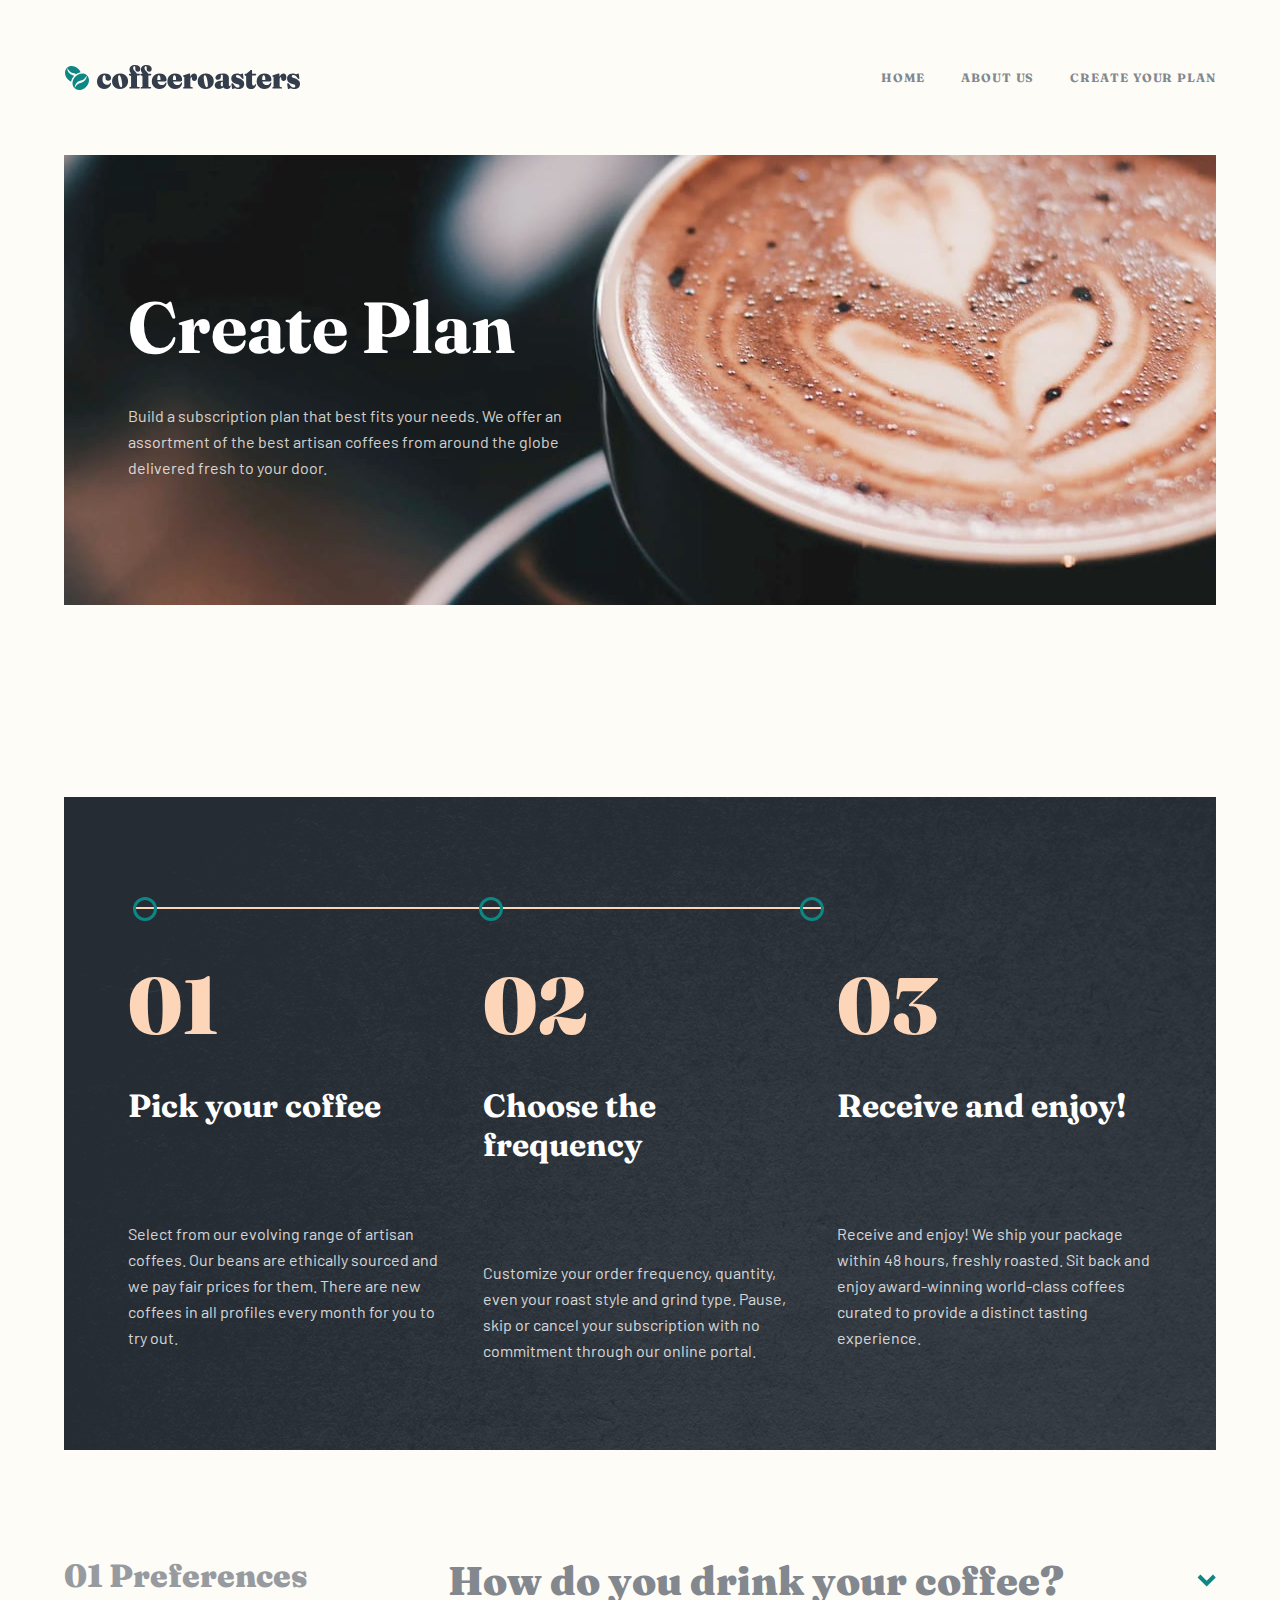
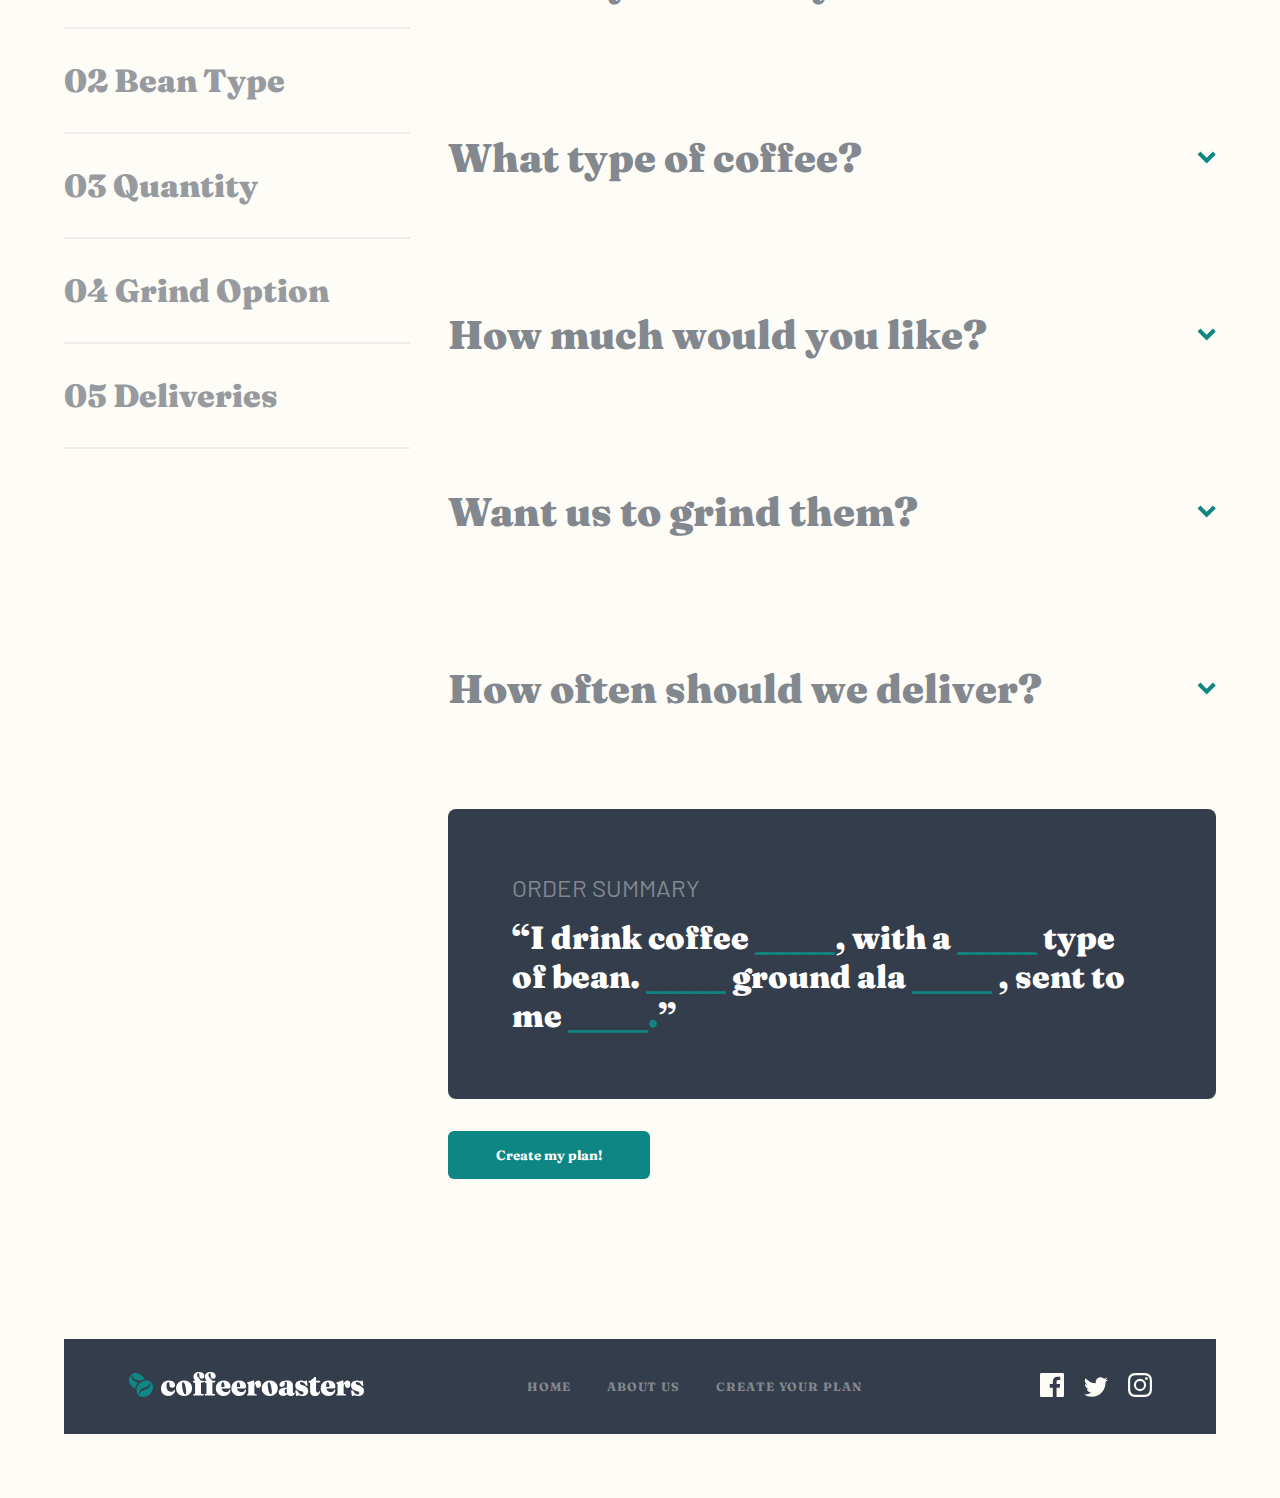
<file: plan.html>
<!DOCTYPE html>
<html lang="en">

<head>
	<meta charset="UTF-8">
	<meta name="viewport" content="width=device-width, initial-scale=1.0">
	<link rel="preconnect" href="https://fonts.googleapis.com">
	<link rel="preconnect" href="https://fonts.gstatic.com" crossorigin>
	<link href="https://fonts.googleapis.com/css2?family=Fraunces:wght@500&display=swap" rel="stylesheet">
	<link rel="preconnect" href="https://fonts.googleapis.com">
	<link rel="preconnect" href="https://fonts.gstatic.com" crossorigin>
	<link
		href="https://fonts.googleapis.com/css2?family=Barlow:wght@400;700&family=Fraunces:ital,wght@0,900;1,500&display=swap"
		rel="stylesheet">
	<link rel="stylesheet" href="style.css">
	<link rel="icon" type="image/png" sizes="32x32" href="./assets/favicon-32x32.png">

	<title>Frontend Mentor | Coffeeroasters subscription site</title>
</head>

<body>

	<nav>
		<div class="logo">
			<img src="./assets/shared/desktop/logo.svg" alt="Logo">
		</div>
		<div class="nav-links">
			<a href="index.html">
				Home
			</a>
			<a href="./about.html">
				About Us
			</a>
			<a href="./plan.html">
				Create Your Plan
			</a>
		</div>
		<a class="hamburger" href="#mobile-nav">
			<svg width="16" height="15" xmlns="http://www.w3.org/2000/svg">
				<path
					d="M14.5 12a1.5 1.5 0 010 3h-13a1.5 1.5 0 010-3h13zm0-6a1.5 1.5 0 010 3h-13a1.5 1.5 0 010-3h13zm0-6a1.5 1.5 0 010 3h-13a1.5 1.5 0 010-3h13z"
					fill="#333D4B" fill-rule="evenodd" />
			</svg>
		</a>
	</nav>

	<div id="mobile-nav" class="mobile-nav">
		<div class="logo">
			<img src="./assets/shared/desktop/logo.svg" alt="Logo">
			<a href="#">
				<svg width="14" height="13" xmlns="http://www.w3.org/2000/svg">
					<path
						d="M12.657.843a1.5 1.5 0 010 2.121L9.12 6.5l3.536 3.536a1.5 1.5 0 11-2.121 2.12L7 8.622l-3.536 3.536a1.5 1.5 0 11-2.12-2.121L4.877 6.5 1.343 2.964A1.5 1.5 0 113.464.844L7 4.377 10.536.843a1.5 1.5 0 012.12 0z"
						fill="#333D4B" fill-rule="evenodd" />
				</svg>
			</a>
		</div>
		<div class="nav-links">
			<a href="index.html">
				Home
			</a>
			<a href="./about.html">
				About Us
			</a>
			<a href="./plan.html">
				Create Your Plan
			</a>
		</div>
	</div>

	<div id="plan-modal" class="plan-modal">
		<div class="modal-header">
		<h2>Order Summary</h2>
	</div>
	<div class="modal-text">
		<p> “I drink coffee <span id="modal-preference">_____</span>, with a <span id="modal-bean">_____</span> type of bean. <span
			id="modal-grams">_____ </span> <span id="ground-text">ground ala <span id="modal-ground">_____ </span></span>,
		sent to me <span id="modal-frequency">_____.</span>”</p>
		<p>Is this correct? You can proceed to checkout or go back to plan selection if something is off. Subscription discoun codes can be rendered at the checkout.
		</p>
		<!-- <span id="cost">$5.00/mo</span> -->
		<button id="modal-close" class="button-main">Checkout</button>
	</div>
</div>

	<div class="plan-hero">
		<div class="plan-hero-text">
			<h1>Create Plan</h1>
			<p>
				Build a subscription plan that best fits your needs. We offer an assortment of the best
				artisan coffees from around the globe delivered fresh to your door.
			</p>
		</div>
	</div>

	<div class="how-it-works plan-how">
		<h4>How it works</h4>
		<div class="plan-steps-bar">
			<div class="plan-circle1"></div>
			<div class="plan-circle2"></div>
			<div class="plan-circle3"></div>
			<div class="plan-bar"></div>
		</div>
		<div class="how-cards">
			<div class="how-card">
				<p class="how-num">01</p>
				<h3>Pick your coffee</h3>
				<p class="how-text">
					Select from our evolving range of artisan coffees. Our beans are ethically
					sourced and we pay fair prices for them. There are new coffees in all profiles
					every month for you to try out.
				</p>
			</div>
			<div class="how-card">
				<p class="how-num">02</p>
				<h3>Choose the frequency</h3>
				<p class="how-text">
					Customize your order frequency, quantity, even your roast style and grind type.
					Pause, skip or cancel your subscription with no commitment through our online portal.
				</p>
			</div>
			<div class="how-card">
				<p class="how-num">03</p>
				<h3>Receive and enjoy!</h3>
				<p class="how-text">
					Receive and enjoy!
					We ship your package within 48 hours, freshly roasted. Sit back and enjoy award-winning
					world-class coffees curated to provide a distinct tasting experience.
				</p>
			</div>
		</div>
	</div>

	<div class="plan-section">
		<aside>
			<ul>
				<li>01 Preferences</li>
				<li>02 Bean Type</li>
				<li>03 Quantity</li>
				<li>04 Grind Option</li>
				<li>05 Deliveries</li>
			</ul>
		</aside>
		<div class="plan-selector">
			<details>
				<summary>How do you drink your coffee?
					<svg width="19" height="13" xmlns="http://www.w3.org/2000/svg">
						<path d="M15.949.586l2.828 2.828-9.096 9.096L.586 3.414 3.414.586l6.267 6.267z" fill="#0E8784"
							fill-rule="nonzero" />
					</svg>
				</summary>
				<div id="first" class="how-section">
					<div>
						<button aria-label="Capsules">
							<h3>Capsule</h3>
							<p>Compatible with Nespresso systems and similar brewers</p>
						</button>
					</div>
					<div>
						<button aria-label="Filter">
							<h3>Filter</h3>
							<p>For pour over or drip methods like Aeropress, Chemex, and V60</p>
						</button>
					</div>
					<div>
						<button aria-label="Espresso">
							<h3>Espresso</h3>
							<p>Dense and finely ground beans for an intense, flavorful experience</p>
						</button>
					</div>
				</div>
			</details>
			<details>
				<summary>What type of coffee? <svg width="19" height="13" xmlns="http://www.w3.org/2000/svg">
						<path d="M15.949.586l2.828 2.828-9.096 9.096L.586 3.414 3.414.586l6.267 6.267z" fill="#0E8784"
							fill-rule="nonzero" />
					</svg></summary>
				<div id="second" class="how-section">
				
						<div>
							<button aria-label="Single Origin">
								<h3>Single Origin</h3>
								<p>Distinct, high quality coffee from a specific family-owned farm</p>
							</button>
					</div>
					<div>
						<button aria-label="Decaf">
							<h3>Decaf</h3>
							<p>Just lie regular coffee, except the caffeine has been removed</p>
						</button>
				</div>
				<div>
					<button aria-label="Blended">
					<h3>Blended</h3>
					<p>Combination of two or three dark roasted beans of organic coffees</p>
				</button>
			</div>
				</div>
			</details>
			<details>
				<summary>How much would you like? <svg width="19" height="13" xmlns="http://www.w3.org/2000/svg">
						<path d="M15.949.586l2.828 2.828-9.096 9.096L.586 3.414 3.414.586l6.267 6.267z" fill="#0E8784"
							fill-rule="nonzero" />
					</svg></summary>
				<div id="third" class="how-section">
				
						<div>
							<button aria-label="250g">
								<h3>250g</h3>
								<p>Perfect for the solo drinker. Yields about 12 delicious cups.</p>
							</button>
					</div>
					<div>
						<button aria-label="500g">
							<h3>500g</h3>
							<p>Perfect option for a couple. Yields about 40 delectable cups.</p>
						</button>
				</div>
				<div>
					<button aria-label="1000g">
					<h3>1000g</h3>
					<p>Perfect for offices and events. Yields about 90 delightful cups.</p>
				</button>
			</div>
				</div>
			</details>
			<details id="grind">
				<summary>Want us to grind them? <svg width="19" height="13" xmlns="http://www.w3.org/2000/svg">
						<path d="M15.949.586l2.828 2.828-9.096 9.096L.586 3.414 3.414.586l6.267 6.267z" fill="#0E8784"
							fill-rule="nonzero" />
					</svg></summary>
				<div id="fourth" class="how-section">
					<div>
						<button aria-label="Wholebean">
							<h3>Wholebean</h3>
							<p>Best choice if you cherish the full sensory experience</p>
						</button>
				</div>
				<div>
					<button aria-label="Filter">
						<h3>Filter</h3>
						<p>For drip or pour-over coffee methods such as V60 or Aeropress</p>
					</button>
			</div>
			<div>
				<button aria-label="Cafetiere">
				<h3>Cafetiere</h3>
				<p>Course ground beans specially suited for french press coffee</p>
			</button>
		</div>
				</div>
			</details>
			<details>
				<summary>How often should we deliver? <svg width="19" height="13" xmlns="http://www.w3.org/2000/svg">
						<path d="M15.949.586l2.828 2.828-9.096 9.096L.586 3.414 3.414.586l6.267 6.267z" fill="#0E8784"
							fill-rule="nonzero" />
					</svg></summary>
				<div id="fifth" class="how-section">
						<div>
							<button aria-label="Every week">
								<h3>Every <br> week</h3>
								<p>$7.20 per shipment. Includes free first-class shipping.</p>
							</button>
					</div>
					<div>
						<button aria-label="Every 2 weeks">
							<h3>Every 2 weeks</h3>
							<p>$9.60 per shipment. Includes free priority shipping.</p>
						</button>
				</div>
				<div>
					<button aria-label="Every month">
					<h3>Every month</h3>
					<p>$12 per shipment. Includes free priority shipping.</p>
				</button>
			</div>
				</div>
			</details>
			<div class="order-summary">
				<h4>Order Summary</h4>
				<p> “I drink coffee <span id="preference">_____</span>, with a <span id="bean">_____</span> type of bean. <span
						id="grams">_____ </span> <span id="ground-text">ground ala <span id="ground">_____ </span></span>,
					sent to me <span id="frequency">_____.</span>”</p>
			</div>
			<button id="create-plan" class="button-main">
				Create my plan!
			</button>
		</div>

	</div>

	<footer>


		<div class="logo">
			<svg width="237" height="27" xmlns="http://www.w3.org/2000/svg">
				<g fill-rule="nonzero" fill="none">
					<path
						d="M40.237 24.95c1.304 0 2.444-.237 3.422-.71.978-.474 1.755-1.124 2.331-1.95.576-.827.907-1.78.994-2.86.011-.199-.019-.345-.09-.438a.374.374 0 00-.268-.157.623.623 0 00-.27.066c-.092.044-.22.143-.382.297-.294.562-.712.962-1.255 1.199-.544.237-1.217.355-2.021.355-.804 0-1.521-.21-2.152-.628-.63-.419-1.127-1.047-1.491-1.884-.364-.838-.546-1.874-.546-3.108 0-.86.079-1.581.236-2.165.158-.584.38-1.022.669-1.314.287-.292.61-.438.97-.438.358 0 .635.138.83.413.196.276.294.683.294 1.223v1.058c0 .893.23 1.595.693 2.108.461.512 1.138.768 2.029.768.87 0 1.556-.25 2.062-.752.505-.501.757-1.193.757-2.074 0-.838-.241-1.595-.725-2.273-.483-.678-1.184-1.215-2.102-1.612-.919-.396-2.046-.595-3.382-.595-1.565 0-2.934.35-4.108 1.05a7.38 7.38 0 00-2.746 2.86C33.33 14.594 33 15.963 33 17.495c0 1.587.315 2.934.945 4.041a6.4 6.4 0 002.584 2.537c1.092.584 2.328.876 3.708.876zm15.728-.033c1.619 0 3.04-.336 4.262-1.008 1.222-.672 2.179-1.584 2.869-2.735.69-1.152 1.034-2.455 1.034-3.91 0-1.531-.33-2.881-.994-4.05a7.107 7.107 0 00-2.77-2.743c-1.185-.661-2.57-.992-4.157-.992-1.597 0-3.01.342-4.237 1.025-1.228.683-2.19 1.606-2.885 2.769-.696 1.162-1.043 2.47-1.043 3.925 0 1.521.331 2.86.994 4.017a7.067 7.067 0 002.779 2.719c1.19.656 2.572.983 4.148.983zm1.239-1.719c-.337.066-.666-.082-.987-.446-.32-.364-.624-.975-.912-1.835-.288-.86-.563-1.989-.823-3.388-.25-1.4-.392-2.551-.424-3.455-.033-.903.032-1.586.195-2.05.163-.462.413-.732.75-.81.337-.065.666.084.986.447.32.364.628.975.921 1.835.294.86.57 1.989.831 3.388.261 1.4.405 2.554.432 3.463.027.91-.043 1.595-.212 2.058-.168.463-.42.727-.757.793zm17.781 1.422c.511 0 .766-.254.766-.76 0-.22-.06-.394-.179-.521-.12-.127-.304-.207-.554-.24l-1.402-.215a.589.589 0 01-.448-.297c-.092-.166-.138-.402-.138-.711V11.579h1.157c.608 0 1.054-.105 1.336-.315.283-.209.424-.479.424-.81 0-.22-.068-.382-.204-.487-.136-.105-.328-.157-.578-.157H72.75l-.015-.087a1.998 1.998 0 00-.264-.64l-.07-.108a8.286 8.286 0 00-.905-1.09 36.96 36.96 0 01-1.075-1.158 6.526 6.526 0 01-.905-1.297 3.138 3.138 0 01-.367-1.488c0-.518.104-.914.31-1.19.207-.275.51-.413.913-.413.315 0 .549.09.7.273.153.181.229.465.229.85v1.472c0 .837.239 1.51.717 2.016.478.507 1.108.76 1.89.76.707 0 1.286-.217 1.736-.652.451-.435.677-1.088.677-1.959 0-.738-.19-1.419-.57-2.041-.38-.623-.954-1.121-1.72-1.496S72.302 1 71.139 1c-1.804 0-3.195.433-4.173 1.298-.977.865-1.466 2.019-1.466 3.462 0 .606.081 1.116.244 1.53.163.412.348.768.554 1.065l.554.802c.123.178.199.363.23.556l.01.097h-1.43a.83.83 0 00-.508.145L65.1 10a.637.637 0 00-.203.488c0 .198.054.366.162.504.11.137.288.267.538.388l.946.314c.206.088.347.185.423.29a.643.643 0 01.115.388v9.554c0 .286-.05.507-.147.66a.73.73 0 01-.408.315l-.7.215a.978.978 0 00-.432.297.77.77 0 00-.139.48c0 .231.068.41.204.537.136.126.312.19.53.19h8.996zm11.377 0c.51 0 .766-.254.766-.76 0-.22-.06-.394-.18-.521-.119-.127-.304-.207-.554-.24l-1.401-.215a.589.589 0 01-.448-.297c-.093-.166-.139-.402-.139-.711V11.579h1.157c.609 0 1.054-.105 1.337-.315.282-.209.423-.479.423-.81 0-.22-.067-.382-.203-.487-.136-.105-.329-.157-.579-.157h-2.414l-.015-.087a1.998 1.998 0 00-.264-.64l-.07-.108a8.286 8.286 0 00-.904-1.09 36.96 36.96 0 01-1.076-1.158 6.526 6.526 0 01-.904-1.297 3.138 3.138 0 01-.367-1.488c0-.518.103-.914.31-1.19.206-.275.51-.413.912-.413.315 0 .55.09.701.273.152.181.228.465.228.85v1.472c0 .837.24 1.51.718 2.016.478.507 1.108.76 1.89.76.706 0 1.285-.217 1.736-.652.45-.435.676-1.088.676-1.959 0-.738-.19-1.419-.57-2.041-.38-.623-.954-1.121-1.72-1.496S83.678 1 82.515 1c-1.803 0-3.194.433-4.172 1.298-.978.865-1.467 2.019-1.467 3.462 0 .606.082 1.116.245 1.53.163.412.347.768.554 1.065l.554.802c.122.178.198.363.229.556l.011.097h-1.43a.83.83 0 00-.509.145l-.053.045a.637.637 0 00-.204.488c0 .198.054.366.163.504.109.137.288.267.538.388l.945.314c.207.088.348.185.424.29a.643.643 0 01.114.388v9.554c0 .286-.049.507-.147.66a.73.73 0 01-.407.315l-.701.215a.978.978 0 00-.432.297.77.77 0 00-.138.48c0 .231.067.41.203.537.136.126.313.19.53.19h8.997zm9.11.33c1.38 0 2.598-.27 3.652-.81 1.054-.54 1.874-1.258 2.46-2.157.588-.898.881-1.887.881-2.966 0-.21-.038-.359-.114-.447a.353.353 0 00-.277-.132.64.64 0 00-.27.074c-.102.05-.22.146-.35.29-.228.705-.676 1.256-1.344 1.653-.668.396-1.437.595-2.306.595-1.359 0-2.445-.466-3.26-1.397-.478-.546-.816-1.273-1.013-2.18l-.016-.076h7.45c.472 0 .841-.125 1.11-.374l.064-.064c.272-.292.407-.692.407-1.199 0-1.168-.274-2.228-.823-3.181-.548-.954-1.333-1.708-2.355-2.265-1.021-.556-2.238-.835-3.65-.835-1.663 0-3.087.33-4.271.992a6.684 6.684 0 00-2.714 2.769c-.624 1.184-.937 2.564-.937 4.14 0 1.499.323 2.818.97 3.959A6.821 6.821 0 0091.463 24c1.152.634 2.489.95 4.01.95zm-2.127-8.878a12.966 12.966 0 01-.024-.791c0-1.036.076-1.851.229-2.446.152-.595.347-1.017.586-1.265.24-.248.506-.372.799-.372.38 0 .736.325 1.068.976.33.65.497 1.73.497 3.24 0 .462-.207.693-.62.693h-2.533l-.002-.035zm17.71 8.878c1.38 0 2.596-.27 3.65-.81 1.054-.54 1.875-1.258 2.461-2.157.587-.898.88-1.887.88-2.966 0-.21-.038-.359-.114-.447a.353.353 0 00-.277-.132.64.64 0 00-.269.074c-.103.05-.22.146-.35.29-.228.705-.676 1.256-1.345 1.653-.668.396-1.437.595-2.306.595-1.358 0-2.445-.466-3.26-1.397-.477-.546-.815-1.273-1.013-2.18l-.016-.076h7.451c.471 0 .841-.125 1.109-.374l.065-.064c.271-.292.407-.692.407-1.199 0-1.168-.274-2.228-.823-3.181-.549-.954-1.334-1.708-2.355-2.265-1.022-.556-2.239-.835-3.651-.835-1.663 0-3.086.33-4.27.992a6.684 6.684 0 00-2.714 2.769c-.625 1.184-.937 2.564-.937 4.14 0 1.499.323 2.818.97 3.959A6.821 6.821 0 00107.044 24c1.152.634 2.488.95 4.01.95zm-2.129-8.878a12.966 12.966 0 01-.023-.791c0-1.036.076-1.851.228-2.446.152-.595.348-1.017.587-1.265s.505-.372.798-.372c.38 0 .737.325 1.068.976.331.65.497 1.73.497 3.24 0 .462-.206.693-.62.693h-2.533l-.002-.035zm19.079 8.548c.26 0 .46-.069.595-.207a.732.732 0 00.204-.537.82.82 0 00-.147-.488c-.098-.137-.26-.223-.489-.256l-1.222-.248a.647.647 0 01-.457-.339c-.098-.181-.146-.427-.146-.735v-5.818c0-.65.038-1.185.114-1.604.076-.418.187-.73.334-.933.146-.204.318-.306.513-.306.196 0 .337.071.424.215.087.143.136.341.147.595l.016.66c.022.75.225 1.329.611 1.736.386.408.98.612 1.785.612.826 0 1.5-.298 2.02-.893.522-.595.783-1.526.783-2.793 0-1.278-.25-2.231-.75-2.86-.5-.628-1.217-.942-2.151-.942-.771 0-1.483.24-2.135.72-.652.479-1.176 1.211-1.573 2.198a6.529 6.529 0 00-.182.515l-.028.094-.124-2.568c-.029-.304-.082-.525-.158-.663l-.03-.048c-.092-.132-.23-.198-.415-.198-.13 0-.288.022-.473.066a4.95 4.95 0 00-.684.231l-4.63 1.34c-.26.098-.445.217-.553.355a.74.74 0 00-.163.47.64.64 0 00.106.38c.07.1.182.194.334.282l.424.05a.618.618 0 01.301.272c.06.116.09.306.09.57v8.397c0 .33-.027.568-.082.71a.552.552 0 01-.293.315l-.375.149c-.141.099-.253.206-.334.322a.743.743 0 00-.122.438c0 .231.068.413.203.545.136.133.324.199.563.199h8.149zm13.626.297c1.619 0 3.04-.336 4.262-1.008 1.222-.672 2.178-1.584 2.868-2.735.69-1.152 1.035-2.455 1.035-3.91 0-1.531-.331-2.881-.994-4.05a7.107 7.107 0 00-2.77-2.743c-1.185-.661-2.57-.992-4.157-.992-1.597 0-3.01.342-4.238 1.025-1.227.683-2.189 1.606-2.884 2.769-.696 1.162-1.043 2.47-1.043 3.925 0 1.521.33 2.86.994 4.017a7.067 7.067 0 002.779 2.719c1.19.656 2.572.983 4.148.983zm1.238-1.719c-.336.066-.665-.082-.986-.446-.32-.364-.624-.975-.912-1.835-.288-.86-.563-1.989-.824-3.388-.25-1.4-.39-2.551-.423-3.455-.033-.903.032-1.586.195-2.05.163-.462.413-.732.75-.81.337-.065.666.084.986.447.32.364.628.975.921 1.835.293.86.57 1.989.831 3.388.261 1.4.405 2.554.432 3.463.027.91-.043 1.595-.212 2.058-.168.463-.42.727-.758.793zm19.852 1.752c.913 0 1.663-.168 2.25-.504.586-.336 1.023-.735 1.311-1.198.288-.463.432-.887.432-1.273a.751.751 0 00-.106-.413.324.324 0 00-.285-.165.32.32 0 00-.147.033.325.325 0 00-.114.099c-.054.198-.138.336-.252.413a.643.643 0 01-.367.116c-.185 0-.323-.064-.416-.19-.092-.127-.138-.295-.138-.504v-7.306c0-1.455-.492-2.581-1.475-3.38-.984-.8-2.524-1.199-4.62-1.199-1.63 0-2.992.204-4.084.612-1.092.408-1.912.928-2.46 1.562-.55.634-.824 1.28-.824 1.942 0 .705.204 1.242.611 1.612.408.369.997.553 1.769.553.945 0 1.69-.256 2.233-.768.543-.513.815-1.177.815-1.992v-1.256c0-.309.095-.548.285-.72.19-.17.426-.255.709-.255.304 0 .546.113.725.338.18.226.27.532.27.918l-.001 4.818-.087-.019a5.455 5.455 0 00-.91-.087l-.176-.001c-2.337 0-4.078.396-5.224 1.19-1.146.793-1.72 1.9-1.72 3.322 0 1.08.394 1.967 1.182 2.661.788.694 1.834 1.041 3.137 1.041.978 0 1.891-.2 2.739-.603.635-.302 1.152-.698 1.55-1.188l.022-.03.024.075c.125.357.354.677.688.96l.103.084c.603.468 1.454.702 2.551.702zm-4.563-2.578c-.435 0-.786-.18-1.052-.537-.266-.358-.4-.907-.4-1.645 0-.771.129-1.355.384-1.752s.595-.595 1.019-.595c.25 0 .467.025.652.074l.08.025v4.242l-.052.03c-.174.09-.353.142-.538.155l-.093.003zM174.212 25c1.934 0 3.417-.446 4.45-1.339 1.032-.892 1.548-2.11 1.548-3.653 0-.936-.174-1.757-.522-2.463-.348-.705-.956-1.33-1.825-1.876-.87-.545-2.092-1.06-3.668-1.545-.586-.187-1.04-.377-1.36-.57-.321-.193-.541-.4-.66-.62-.12-.22-.18-.457-.18-.71 0-.376.136-.679.408-.91.271-.231.673-.347 1.206-.347.739 0 1.437.248 2.094.744.657.496 1.383 1.344 2.176 2.545.206.254.413.438.62.554.206.116.401.151.586.107a.574.574 0 00.424-.454c.054-.237.043-.576-.033-1.017l-.424-3.041c-.043-.32-.125-.545-.244-.678a.607.607 0 00-.473-.198c-.174 0-.39.06-.652.182-.26.121-.519.245-.774.372-.255.126-.448.19-.578.19-.12 0-.297-.066-.53-.199-.234-.132-.562-.264-.986-.396-.424-.133-.973-.199-1.646-.199-1.12 0-2.127.204-3.024.612-.896.408-1.603.989-2.119 1.744-.516.755-.774 1.655-.774 2.702 0 .926.193 1.736.579 2.43.386.694.975 1.29 1.768 1.785.793.496 1.793.898 3 1.207.781.209 1.382.421 1.8.636.418.215.706.45.864.703.158.253.236.534.236.842 0 .408-.136.744-.407 1.009-.272.264-.685.396-1.239.396a3.417 3.417 0 01-1.491-.338c-.473-.226-.96-.615-1.459-1.166-.5-.55-1.06-1.305-1.679-2.264-.184-.254-.394-.43-.627-.53a.84.84 0 00-.71.017c-.227.089-.374.276-.44.562-.064.287-.048.64.05 1.058l.505 3.29c.076.33.185.55.326.66.141.11.293.166.456.166.185 0 .41-.06.677-.182l.798-.363c.267-.122.481-.182.644-.182.163 0 .378.06.644.182a7.51 7.51 0 001.043.363c.43.121.97.182 1.622.182zm12.908-.05c.978 0 1.826-.19 2.543-.57a4.366 4.366 0 001.703-1.587c.418-.677.666-1.462.742-2.355.01-.253-.025-.421-.106-.504a.242.242 0 00-.286-.058c-.13.198-.266.397-.407.595-.141.198-.29.377-.448.537-.158.16-.334.29-.53.389-.195.099-.407.148-.636.148-.532 0-.937-.198-1.214-.595-.277-.396-.415-1.008-.415-1.834v-7.537h2.444c.555 0 .97-.096 1.244-.286l.06-.045c.272-.22.408-.485.408-.793 0-.22-.065-.383-.196-.488-.13-.105-.315-.157-.554-.157h-3.407V6.85c0-.294-.055-.518-.167-.672l-.044-.055c-.142-.154-.337-.231-.587-.231a1.21 1.21 0 00-.652.206 2.83 2.83 0 00-.652.603l-3.015 2.53c-.185.23-.332.385-.44.462a.541.541 0 01-.31.116h-.799a.861.861 0 00-.603.223.738.738 0 00-.244.57c0 .188.027.345.081.471.055.127.174.235.359.323l.766.248c.174.077.283.176.326.297.043.121.065.298.065.53v7.47c0 1.73.416 2.997 1.247 3.802.831.804 2.073 1.206 3.724 1.206zm13.218 0c1.38 0 2.597-.27 3.651-.81 1.054-.54 1.875-1.258 2.462-2.157.586-.898.88-1.887.88-2.966 0-.21-.038-.359-.114-.447a.353.353 0 00-.278-.132.64.64 0 00-.268.074c-.104.05-.22.146-.35.29-.23.705-.677 1.256-1.346 1.653-.668.396-1.437.595-2.306.595-1.358 0-2.445-.466-3.26-1.397-.477-.546-.815-1.273-1.013-2.18l-.016-.076h7.451c.472 0 .841-.125 1.109-.374l.065-.064c.271-.292.407-.692.407-1.199 0-1.168-.274-2.228-.823-3.181-.549-.954-1.334-1.708-2.355-2.265-1.022-.556-2.238-.835-3.651-.835-1.662 0-3.086.33-4.27.992a6.684 6.684 0 00-2.714 2.769c-.625 1.184-.937 2.564-.937 4.14 0 1.499.323 2.818.97 3.959A6.821 6.821 0 00196.329 24c1.152.634 2.488.95 4.01.95zm-2.128-8.878a12.966 12.966 0 01-.023-.791c0-1.036.076-1.851.228-2.446.152-.595.348-1.017.587-1.265.24-.248.505-.372.799-.372.38 0 .736.325 1.067.976.332.65.497 1.73.497 3.24 0 .462-.206.693-.619.693h-2.534l-.002-.035zm19.08 8.548c.26 0 .458-.069.594-.207a.732.732 0 00.204-.537.82.82 0 00-.147-.488c-.098-.137-.26-.223-.489-.256l-1.222-.248a.647.647 0 01-.457-.339c-.097-.181-.146-.427-.146-.735v-5.818c0-.65.038-1.185.114-1.604.076-.418.187-.73.334-.933.147-.204.318-.306.513-.306.196 0 .337.071.424.215.087.143.136.341.147.595l.016.66c.022.75.225 1.329.611 1.736.386.408.98.612 1.785.612.826 0 1.5-.298 2.021-.893.522-.595.782-1.526.782-2.793 0-1.278-.25-2.231-.75-2.86-.5-.628-1.216-.942-2.15-.942-.772 0-1.484.24-2.136.72-.652.479-1.176 1.211-1.573 2.198a6.529 6.529 0 00-.182.515l-.028.095-.124-2.569c-.029-.304-.081-.525-.158-.663l-.03-.048c-.092-.132-.23-.198-.415-.198-.13 0-.288.022-.473.066a4.95 4.95 0 00-.684.231l-4.629 1.34c-.26.098-.446.217-.554.355a.74.74 0 00-.163.47.64.64 0 00.106.38c.07.1.182.194.334.282l.424.05a.618.618 0 01.301.272c.06.116.09.306.09.57v8.397c0 .33-.027.568-.082.71a.552.552 0 01-.293.315l-.375.149c-.141.099-.253.206-.334.322a.743.743 0 00-.122.438c0 .231.068.413.203.545.136.133.324.199.563.199h8.15zm12.712.38c1.934 0 3.417-.446 4.45-1.339 1.032-.892 1.548-2.11 1.548-3.653 0-.936-.174-1.757-.522-2.463-.347-.705-.956-1.33-1.825-1.876-.87-.545-2.092-1.06-3.667-1.545-.587-.187-1.04-.377-1.361-.57-.32-.193-.54-.4-.66-.62-.12-.22-.18-.457-.18-.71 0-.376.136-.679.408-.91.272-.231.674-.347 1.206-.347.739 0 1.437.248 2.094.744.658.496 1.383 1.344 2.176 2.545.207.254.413.438.62.554.206.116.402.151.586.107a.574.574 0 00.424-.454c.054-.237.044-.576-.032-1.017l-.424-3.041c-.044-.32-.125-.545-.245-.678a.607.607 0 00-.472-.198c-.174 0-.392.06-.652.182-.261.121-.52.245-.774.372-.256.126-.449.19-.58.19-.119 0-.295-.066-.529-.199-.233-.132-.562-.264-.986-.396-.424-.133-.972-.199-1.646-.199-1.12 0-2.127.204-3.023.612-.897.408-1.603.989-2.12 1.744-.515.755-.773 1.655-.773 2.702 0 .926.192 1.736.578 2.43.386.694.975 1.29 1.769 1.785.793.496 1.792.898 2.999 1.207.782.209 1.382.421 1.8.636.419.215.707.45.864.703.158.253.237.534.237.842 0 .408-.136.744-.408 1.009-.271.264-.684.396-1.238.396a3.417 3.417 0 01-1.492-.338c-.472-.226-.959-.615-1.459-1.166-.5-.55-1.059-1.305-1.678-2.264-.185-.254-.394-.43-.628-.53a.84.84 0 00-.709.017c-.228.089-.375.276-.44.562-.065.287-.049.64.049 1.058l.505 3.29c.076.33.185.55.326.66.142.11.294.166.457.166.184 0 .41-.06.676-.182l.799-.363c.266-.122.48-.182.643-.182.163 0 .378.06.644.182a7.51 7.51 0 001.043.363c.43.121.97.182 1.622.182z"
						fill="#ffffff" />
					<path
						d="M23.123 11.378c2.89 2.89 2.387 8.1-1.126 11.613-1.688 1.687-3.813 2.74-5.987 2.965-.29.029-.576.044-.856.044-1.87 0-3.539-.656-4.769-1.886-1.416-1.414-2.07-3.412-1.839-5.625.224-2.173 1.277-4.299 2.964-5.986 3.515-3.512 8.724-4.019 11.613-1.125zm-.18.18c-.961 1.16-1.67 2.482-2.851 3.453-1.257 1.033-2.64 1.41-4.161 1.85-3.338.97-4.988 3.791-5.369 7.075 1.043-1.253 1.808-2.657 3.125-3.663 1.152-.88 2.398-1.227 3.754-1.598 3.411-.936 5.105-3.781 5.502-7.117zM14.49 5.003a10.573 10.573 0 012.165 3.151c-1.68.29-3.308.992-4.75 2.046a7.17 7.17 0 00-1.837-.84c-1.519-.44-2.903-.816-4.16-1.85-1.18-.971-1.889-2.296-2.852-3.454.396 3.336 2.091 6.182 5.502 7.118.576.157 1.128.32 1.666.511-1.626 1.713-2.696 3.8-3.07 5.97A10.607 10.607 0 014 15.491C.492 11.978-.014 6.768 2.877 3.878 5.766.986 10.975 1.49 14.489 5.003z"
						fill="#0E8784" />
				</g>
			</svg>
		</div>
		<div class="nav-links">
			<a href="index.html">
				Home
			</a>
			<a href="./about.html">
				About Us
			</a>
			<a href="./plan.html">
				Create Your Plan
			</a>
		</div>
		<div class="social-links">
			<svg xmlns="http://www.w3.org/2000/svg" width="24" height="24">
				<path fill="#FEFCF7"
					d="M22.675 0H1.325C.593 0 0 .593 0 1.325v21.351C0 23.407.593 24 1.325 24H12.82v-9.294H9.692v-3.622h3.128V8.413c0-3.1 1.893-4.788 4.659-4.788 1.325 0 2.463.099 2.795.143v3.24l-1.918.001c-1.504 0-1.795.715-1.795 1.763v2.313h3.587l-.467 3.622h-3.12V24h6.116c.73 0 1.323-.593 1.323-1.325V1.325C24 .593 23.407 0 22.675 0z" />
			</svg>
			<svg xmlns="http://www.w3.org/2000/svg" width="24" height="20">
				<path fill="#FEFCF7"
					d="M24 2.557a9.83 9.83 0 01-2.828.775A4.932 4.932 0 0023.337.608a9.864 9.864 0 01-3.127 1.195A4.916 4.916 0 0016.616.248c-3.179 0-5.515 2.966-4.797 6.045A13.978 13.978 0 011.671 1.149a4.93 4.93 0 001.523 6.574 4.903 4.903 0 01-2.229-.616c-.054 2.281 1.581 4.415 3.949 4.89a4.935 4.935 0 01-2.224.084 4.928 4.928 0 004.6 3.419A9.9 9.9 0 010 17.54a13.94 13.94 0 007.548 2.212c9.142 0 14.307-7.721 13.995-14.646A10.025 10.025 0 0024 2.557z" />
			</svg>
			<svg xmlns="http://www.w3.org/2000/svg" width="24" height="24">
				<path fill="#FEFCF7"
					d="M12 2.163c3.204 0 3.584.012 4.85.07 3.252.148 4.771 1.691 4.919 4.919.058 1.265.069 1.645.069 4.849 0 3.205-.012 3.584-.069 4.849-.149 3.225-1.664 4.771-4.919 4.919-1.266.058-1.644.07-4.85.07-3.204 0-3.584-.012-4.849-.07-3.26-.149-4.771-1.699-4.919-4.92-.058-1.265-.07-1.644-.07-4.849 0-3.204.013-3.583.07-4.849.149-3.227 1.664-4.771 4.919-4.919 1.266-.057 1.645-.069 4.849-.069zM12 0C8.741 0 8.333.014 7.053.072 2.695.272.273 2.69.073 7.052.014 8.333 0 8.741 0 12c0 3.259.014 3.668.072 4.948.2 4.358 2.618 6.78 6.98 6.98C8.333 23.986 8.741 24 12 24c3.259 0 3.668-.014 4.948-.072 4.354-.2 6.782-2.618 6.979-6.98.059-1.28.073-1.689.073-4.948 0-3.259-.014-3.667-.072-4.947-.196-4.354-2.617-6.78-6.979-6.98C15.668.014 15.259 0 12 0zm0 5.838a6.162 6.162 0 100 12.324 6.162 6.162 0 000-12.324zM12 16a4 4 0 110-8 4 4 0 010 8zm6.406-11.845a1.44 1.44 0 100 2.881 1.44 1.44 0 000-2.881z" />
			</svg>
		</div>
	</footer>

	<script src="app.js"></script>
</body>

</html>
</file>
<file: style.css>
:root{
	--dark-cyan: #0E8784;
	--dark-grey-blue: #333D4B;
	--pale-orange: #FDD6BA;
	--light-cream: #FEFCF7;
	--grey: #83888F;
	--alternate-big: 9.375rem;
	}

h1{
	font-size: 4.5rem;
}
h2{
	font-size: 2.5rem;
}
h3{
	font-size: 2rem;
}
h4{
	font-size: 1.5rem;
}
p{
	font-family: 'Barlow', sans-serif;
}
*{
	margin: 0;
	padding: 0;
	box-sizing: border-box;
	font-family: 'Fraunces', serif;
}

html{
	scroll-behavior: smooth;
}

button{
	cursor: pointer;
	border: 0;
}

body{
	max-width: 1280px;
	width: 90%;
	margin: auto;
	background: var(--light-cream);
}


li{
	list-style: none;
}

@media (prefers-reduced-motion: reduce) {
  html:focus-within {
   scroll-behavior: auto;
  }
}

address{
	font-style: normal;
	color: var(--dark-grey-blue);
}

img,
picture {
  max-width: 100%;
  display: block;
}

a:link, a:visited{ 
	text-decoration: none;
	color: inherit;
}

.button-main{
	background: var(--dark-cyan);
	color: white;
	border-radius: 6px;
	padding: 1rem 3rem;
	font-weight: bold;
}
.button-main:hover{
	background: #66D2CF;
}

nav{
	padding-top: 4rem;
	width: 100%;
  display: flex;
	justify-content: space-between;
	align-items: center;
	position: relative;
		}


	
.nav-links{
	text-transform: uppercase;
	font-family: 'Barlow', serif;
	font-weight: 700;
	color: var(--grey);
	font-size: 0.75rem;
	letter-spacing: 0.92px;
}

.hamburger{
	display: none;
}

.mobile-nav{
	max-width: 100%;
	display: none;
	}

.mobile-nav .logo{
	display: flex;
	justify-content: space-between;
	align-items: center;
}

.mobile-nav .nav-links{
	font-size: 1.5rem;
	padding-top: 4rem;
	color: var(--dark-grey-blue);
	display: flex;
	flex-direction: column;
	text-align: center;
	text-transform: capitalize;
	font-weight: 700;
	background: linear-gradient(#fefcf7 35%, rgba(254, 252, 247, 0.56));
	height: 100vh;
	width: 90%;
	position: absolute;
	}

.mobile-nav .nav-links a:nth-child(2){ 
	padding: 4rem 0;
}
.nav-links a:hover{
	color: var(--dark-grey-blue);
}

.nav-links a:nth-child(2){
	padding: 0 2rem;
}

.hero{
	margin-top: 4rem;
  width: 100%;
	height: 37.5rem;	
	position: relative;
}

.hero-container{
	height: 600px;	
	background: url(./assets/home/desktop/image-hero-coffeepress.jpg);
	background-size: cover;
	background-position-x: center;
	background-repeat: no-repeat;
	color: white;
	border-radius: .5rem;
	display: flex;
	justify-content: left;
	align-items: center;
	margin: auto;
}

.hero-text{
		padding-left: 4rem;
		max-width: 32.8125rem;
}

.hero-text p{
	padding: 2rem 0 4rem 0;
	color: var(--light-cream);
	Line-height: 26px;
	opacity: 80%;
}



.collection-title{
	max-width: 100%;
	padding-top: 8rem;
	text-align: center;
	font-size: var(--alternate-big);
	background-color: var(--grey);
	background-image: linear-gradient(180deg, rgba(254, 252, 247, 0.0001) 0%, #FEFCF7 100%);
	-webkit-background-clip: text;
  -webkit-text-fill-color: transparent; 
  -moz-background-clip: text;
  -moz-text-fill-color: transparent;
}

.collection-cards{
	margin-top: -4rem;
	display: grid;
	grid-template-columns: repeat(4, 1fr);
	gap: 4rem;
	text-align: center;
	color: var(--dark-grey-blue);
}

.card img{
	padding-bottom: 4rem;
}

.card h4{
	padding-bottom: 1rem;
}

.why-us{
	margin-top: 8rem;
	background: var(--dark-grey-blue);
	border-radius: 0.5rem;
	color: var(--light-cream);
	text-align: center;
}

.why-text{
padding-top: 6rem;	
position: relative;
max-width: 45%;
margin: auto;
}

.why-text h2{
	padding-bottom: 2rem;
}

.why-text p{
	Line-height: 26px;
	opacity: 0.8;
}

.why-cards{
	width: 80%;
	display: grid;
	grid-template-columns: repeat(3, 1fr);
	gap: 2rem;
	margin: auto;
	position: relative;
	transform: translateY(25%);
}

.why-card{
	padding: 4rem 2rem;
	background: var(--dark-cyan);
	border-radius: 0.5rem;
}
.why-card h4{
	padding: 2rem 0;
}

.why-card p{
	font-weight: 400;
}

.how-it-works{
	width: 95%;
	position: relative;
	margin-top: 12rem;
}

.how-it-works h4{
	color: var(--grey);
	padding-bottom: 4rem;
}



.circle1{
left: 0;
position: absolute;
width: 1.5rem;
height: 1.5rem;
background-color: white;
border-radius: 50%;
border-style: solid;
border-width: 3px;
border-color: var(--dark-cyan);
z-index: 2;
}

.circle2{
	left: 50%;
	position: absolute;
	width: 1.5rem;
	height: 1.5rem;
	background-color: white;
	border-radius: 50%;
	border-style: solid;
	border-width: 3px;
	border-color: var(--dark-cyan);
	z-index: 2;
	}

	.circle3{
		right: 0;
		position: absolute;
		width: 1.5rem;
		height: 1.5rem;
		background-color: white;
		border-radius: 50%;
		border-style: solid;
		border-width: 3px;
		border-color: var(--dark-cyan);
		z-index: 2;
		}
	
		.bar{
			width: 100%;
			height: 2px;
			background: var(--pale-orange);
			position: relative;
			bottom: -13px;
		}

		.how-cards{
			display: grid;
			grid-template-columns: repeat(3, 1fr);
			gap: 4rem;
			padding-top: 6rem;
		}

		.how-cards h3{
			padding: 2rem 0;
			margin-bottom: 4rem;
			color: var(--dark-grey-blue);

		}

			.how-num{
			color: var(--pale-orange);
			font-size: 5rem;
			font-weight: 900;
			font-family: 'Fraunces', serif;
			letter-spacing: 1px
		}

		.how-text{
			color: var(--dark-grey-blue);
			line-height: 26px;
			opacity: 0.8;
		}

		.how-link{
			margin-top: 4rem;
			width: 100%;
		}
		.how-it-works a{
			color: white;
			}

		footer{
			background: #333D4B;
			display: flex;
			justify-content: space-between;
			align-items: center;
			padding: 2rem 4rem;
			margin: 15rem 0 4rem 0;
		}

		footer .nav-links a:hover{
			opacity: 1;
			color: white;
		}

		.social-links svg{
			margin-left: 1rem;
			cursor: pointer;
		}

		.social-links svg:hover path{
			fill: var(--pale-orange);
		}

		/* About Page*/
.about-hero{
			margin-top: 4rem;
			padding-top: 8rem;
			height: 450px;
			background: url(./assets/about/desktop/image-hero-whitecup.jpg);
			background-size: cover;
			background-position-x: center;
			background-repeat: no-repeat;
			border-radius: 0.5rem;
			color: white;
		}

		
.about-hero-text{
			padding-left: 4rem;
			max-width: 32.8125rem;
	}
	
	.about-hero-text p{
		padding: 2rem 0 4rem 0;
		color: var(--light-cream);
		Line-height: 26px;
		opacity: 80%;
	}

	.commitment{
		margin: auto;
		margin-top: 12rem;
		display: grid;
		grid-template-columns: repeat(2, 1fr);
		gap: 2rem;
		place-items: center;
		width: 90%;
	
	}

	.com-img{
		height: 100%;
	}

	.com-img img{
		border-radius: 0.5rem;
		height: 100%;
	}

	.com-text h2{
		color: var(--dark-grey-blue);
		padding-bottom: 2rem;
	}
	.com-text p{
		line-height: 26px;
		opacity: 0.8;
	}

	.quality{
		background: var(--dark-grey-blue);
		color: white;
		border-radius: 0.5rem;
		margin-top: 12rem;
	}

	.quality-container{
		display: grid;
		grid-template-columns: repeat(2, 1fr);
		gap: 6rem;
		width: 90%;
		margin: auto;
		place-items: center;
	}

	.quality-text h2{
		padding-bottom: 2rem;
	}

	.quality-text p{
		opacity: 0.8;
		line-height: 26px;
	}

	.quality-img img{
		border-radius: 0.5rem;
		transform: translateY(-15%);
	}

	.headquarters{
		margin-top: 8rem;
	}

	.headquarters-heading{
		color: var(--grey);
		font-size: 1.5rem;
		font-weight: 900;
		font-family: 'fraunces';
		padding-bottom: 4rem;
	}
	
	.locations{
		display: grid;
		grid-template-columns: repeat(3, 1fr);
		gap: 2rem
	}

	.locations h2{
		padding: 2rem 0;
		color: var(--dark-grey-blue);
	}

	address p{
		padding: 0.3rem 0;
	}

	/*Plan page*/

	.plan-hero{
		margin-top: 4rem;
		padding-top: 8rem;
		height: 450px;
		background: url(./assets/plan/desktop/image-hero-blackcup.jpg);
		background-size: cover;
		background-position-x: center;
		background-repeat: no-repeat;
		color: white;
	}

	
.plan-hero-text{
		padding-left: 4rem;
		max-width: 32.8125rem;
}

.plan-hero-text p{
	padding: 2rem 0 4rem 0;
	color: var(--light-cream);
	Line-height: 26px;
	opacity: 80%;
}

.plan-how{
	background: url(/assets/plan/desktop/bg-steps.png);
	background-repeat: no-repeat;
	width: 100%;
	color: white;
}

.plan-how .how-cards{
	padding: 4rem;
	padding-bottom: 10rem;
	gap: 2.5rem;
	}
	.plan-how h3{
		color: white;
	}
.plan-how .how-text{
	color: white;
}

.plan-how h4{
	visibility: hidden;
}

.plan-steps-bar{
	width: 60%;
	height: 2px;
	background: var(--pale-orange);
	position: relative;
	bottom: -17px;
	left: 6%;
}

.plan-circle1{
	left: 0;
	top: -10px;
	position: absolute;
	width: 24px;
	height: 24px;
	border-radius: 50%;
	border-style: solid;
	border-width: 3px;
	border-color: var(--dark-cyan);
	z-index: 2;
	}
	
	.plan-circle2{
		left: 50%;
		top: -10px;
		position: absolute;
		width: 1.5rem;
		height: 1.5rem;
		border-radius: 50%;
		border-style: solid;
		border-width: 3px;
		border-color: var(--dark-cyan);
		z-index: 2;
		}
	
		.plan-circle3{
			right: 0;
			top: -10px;
			position: absolute;
			width: 1.5rem;
			height: 1.5rem;
			border-radius: 50%;
			border-style: solid;
			border-width: 3px;
			border-color: var(--dark-cyan);
			z-index: 2;
			}
		
.plan-section{
	display: grid;
	grid-template-columns: repeat(3, 1fr);
}
aside{
	grid-column: 1 / 2;
}
.plan-selector{
	grid-column: 2 / 4;
}
.how-section{
	display: grid;
	grid-template-columns: repeat(3, 1fr);
	gap: 1rem;
}


.how-section button:hover{
	background: var(--pale-orange);
}
.how-section button:focus{
	background: var(--dark-cyan);
	color: white;
}

.how-section h3{
	padding-bottom: 1rem;
}
details > summary {
  list-style: none;
}
details > summary::-webkit-details-marker {
  display: none;
}

details{
	padding: 2rem 0;
}

summary{
	display: flex;
	justify-content: space-between;
	align-items: center;
	font-size: 2.5rem;
	font-weight: 900;
	color: var(--grey);
	padding-bottom: 4rem;
	cursor: pointer;
}

.how-section button{
  cursor: pointer;
	background: #F4F1EB;
	position: relative;
	padding: 4rem 2rem;
	border: 0;
	border-radius: 0.5rem;
	display: flex;
	flex-direction: column;
	text-align: left;
	color: var(--dark-grey-blue);
	border-radius: 0.5rem;
}

.checked{
	background: var(--dark-cyan);
}

aside ul li{
	max-width: 90%;
	font-size: 2rem;
	font-weight: 900;
	color: var(--dark-grey-blue);
	opacity: 0.5;
	border-bottom: 2px solid rgba(131,136,143, .25);
	padding: 2rem 0;
}

aside ul li:hover{
	opacity: 1;
	color: var(--dark-grey-blue);
}

.order-summary{
	background: var(--dark-grey-blue);
	color: white;
	padding: 4rem;
	border-radius: 0.5rem;
}

.order-summary h4{
	color: var(--grey);
	text-transform: uppercase;
	font-family: barlow;
	font-weight: 400;
}

.order-summary p{
	font-size: 2rem;
	font-family: fraunces;
	font-weight: 900;
	padding-top: 1rem;
}

span:not(#ground-text):not(#cost) {
	font-weight: 900;
	color: var(--dark-cyan);
}

.plan-section .button-main{
	margin-top: 2rem;
	border: 0;
	position: absolute;
}

.overlay{
	background: rgba(0, 0, 0, .50);
}
.plan-modal{
	background: var(--light-cream);
	display: none;
	position: fixed;
	left: 35%;
	height: 37rem;
	width: 33.75rem;
	z-index: 2;
	border-radius: 0.5rem;
	margin: auto;
}
.modal-header{
	background: var(--dark-grey-blue);
	color: white;
	padding: 2rem;
	border-top-left-radius: 0.5rem;
	border-top-right-radius: 0.5rem;
}

.modal-text{
	padding: 4rem;
	font-size: 1.5rem;
	line-height: 40px;
	}

.modal-text p{
	font-family: 'fraunces';
	color: var(--grey);
	font-weight: 900;
}
.modal-text p:nth-child(2){
	padding: 2rem 0;
	font-size: 1rem;
	line-height: 24px;
	font-family: 'barlow';
	font-weight: unset;
}
#cost{
	color: var(--dark-grey-blue);
	padding-right: 4rem;
	font-size: 2rem;
}
		@media only screen and (max-width: 62.5em){
			.collection-cards{
				grid-template-columns: repeat(1, 1fr);
			}
			.card{
				display: grid;
				grid-template-columns: repeat(2, 1fr);
				align-items: center;
			}
			.card-text{
				text-align: left;
			}
			.card h4{
				padding-bottom: 4rem;
			}
			.card p{
				padding-bottom: 4rem;
			}
			.card img{
				height: 100%;
				width: 100%;
			}
			.why-cards{
				grid-template-columns: repeat(1, 1fr);
				transform: translateY(10%);
			}
			footer{
				flex-direction: column;
			}
			footer .nav-links{
				padding: 2rem 0 4rem 0;
			}
			.collection-title{
				font-size: 6rem;
			}
			.how-it-works{
				width: 100%;
			}
			.com-img img{
				min-height: 598px;
			}
			.quality-container{
				grid-template-columns: repeat(1, 1fr);
				gap: unset;
			}
			.quality-text{
				grid-row: 2;
				text-align: center;
				padding: 0 1rem 4rem 1rem;
			}

			.plan-how{
				background: url(/assets/plan/tablet/bg-steps.png);
				background-repeat: no-repeat;
				background-size: cover;
				width: 100%;
				color: white;
			}
			.plan-steps-bar{
				display: none;
			}
			summary{
				font-size: 1.5rem;
			}
		}

		@media only screen and (max-width: 48em){
			nav .nav-links{
				display: none;
			}
			.hamburger{
				display: block;
			}
			#mobile-nav:target{
				display: block;
			}
					h1{
				font-size: 4rem;
			}
			.hero-text{
				text-align: center;
				padding: 0 1rem;
			}
			.steps-bar{
				display: none
			}
			.how-it-works h4{
				text-align: center;
				padding-bottom: 1rem;
					}
			.how-cards{
				grid-template-columns: repeat(1, 1fr);
				text-align: center;
			}
		
			.collection-title{
				font-size: 4rem;
				padding-bottom: 5rem;
			}
			footer .nav-links{
				display: flex;
				flex-direction: column;
				text-align: center;
			}
			footer .nav-links a:nth-child(2){
				padding: 2rem 0;
			}
			.how-link{
				display: flex;
				justify-content: center;
			}

			.commitment{
				grid-template-columns: repeat(1, 1fr);
			}
			.com-text{
				text-align: center;
			}
			.headquarters-heading{
				text-align: center;
			}
			.locations{
				grid-template-columns: repeat(1, 1fr);
				place-items: center;
				text-align: center;
			}
			.plan-hero{
				padding-top: 4rem;
			}
			.plan-hero-text{
				text-align: center;
				padding: 0 1rem;
				
			}
			aside{
				display: none;
			}
			.plan-section{
			grid-template-columns: unset;
			}
			.how-section{
				grid-template-columns: repeat(1, 1fr);
				place-items: center;
			}

		}
</file>
